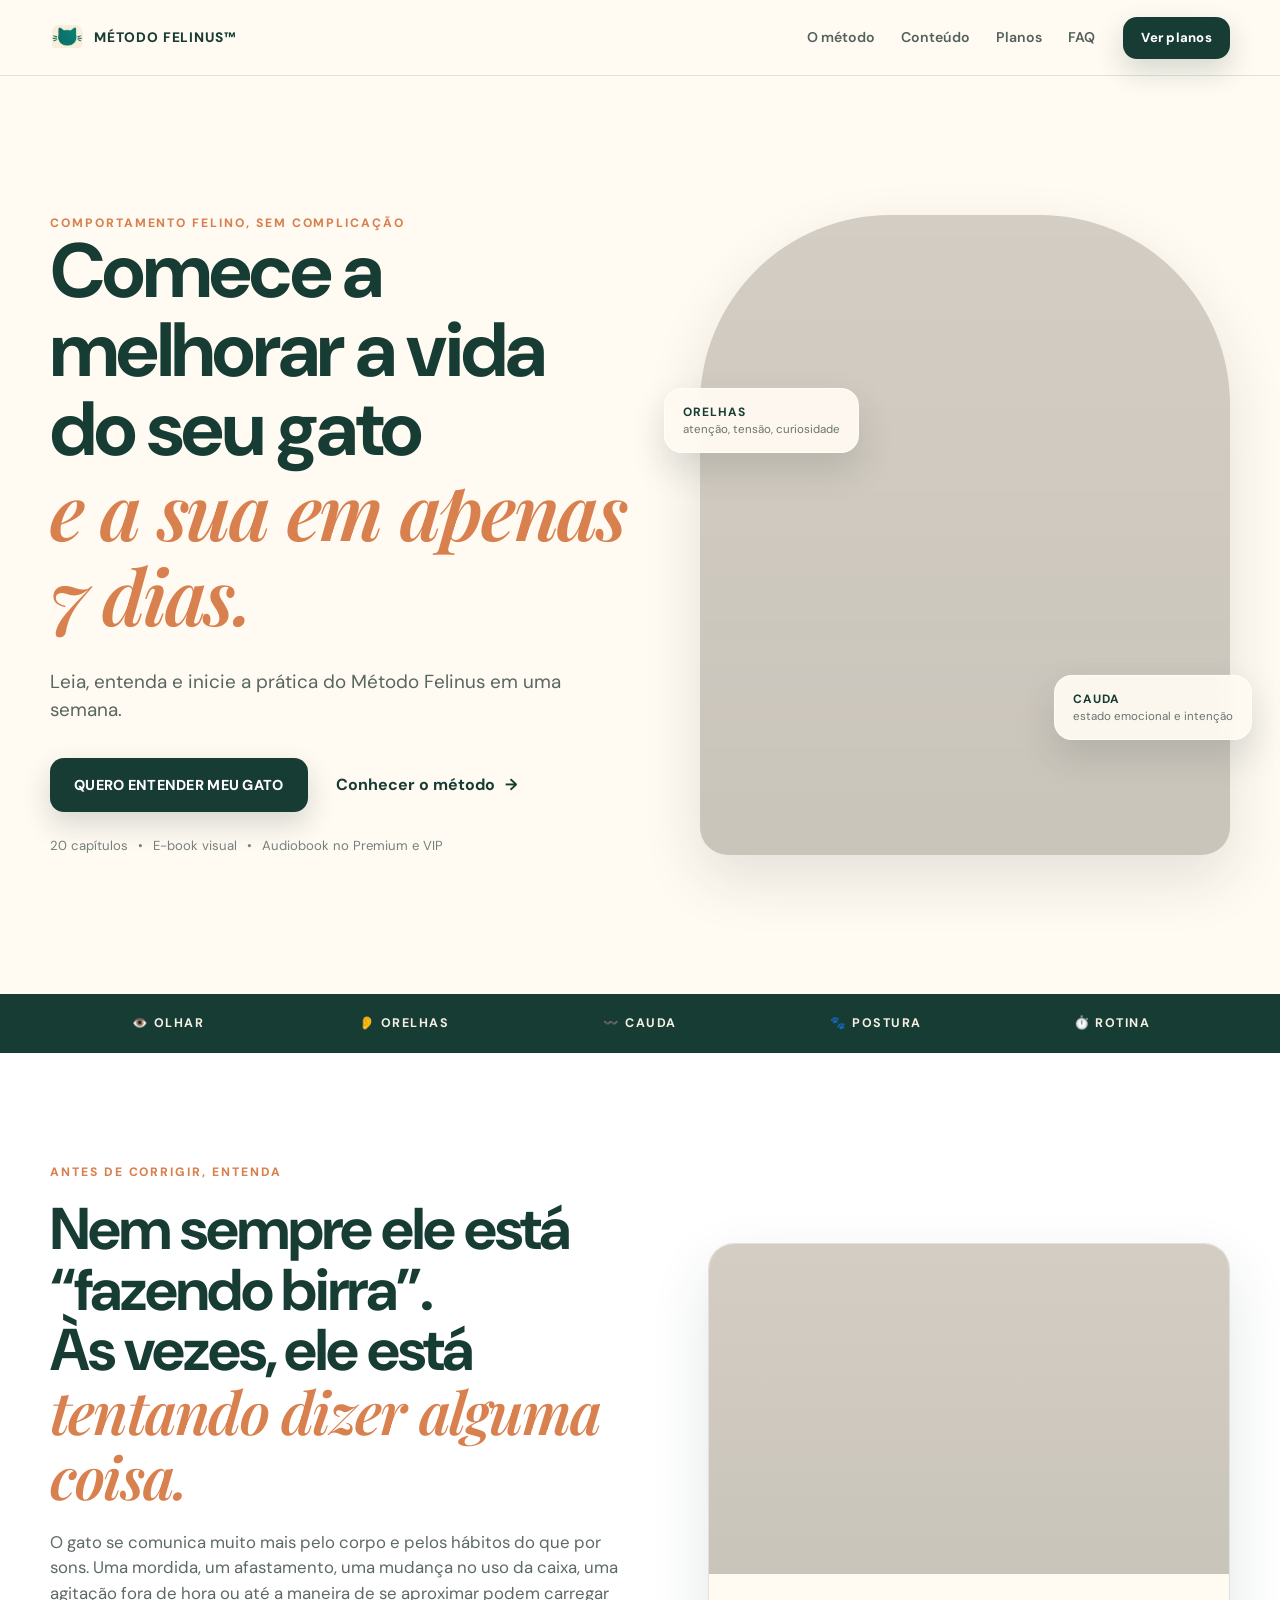
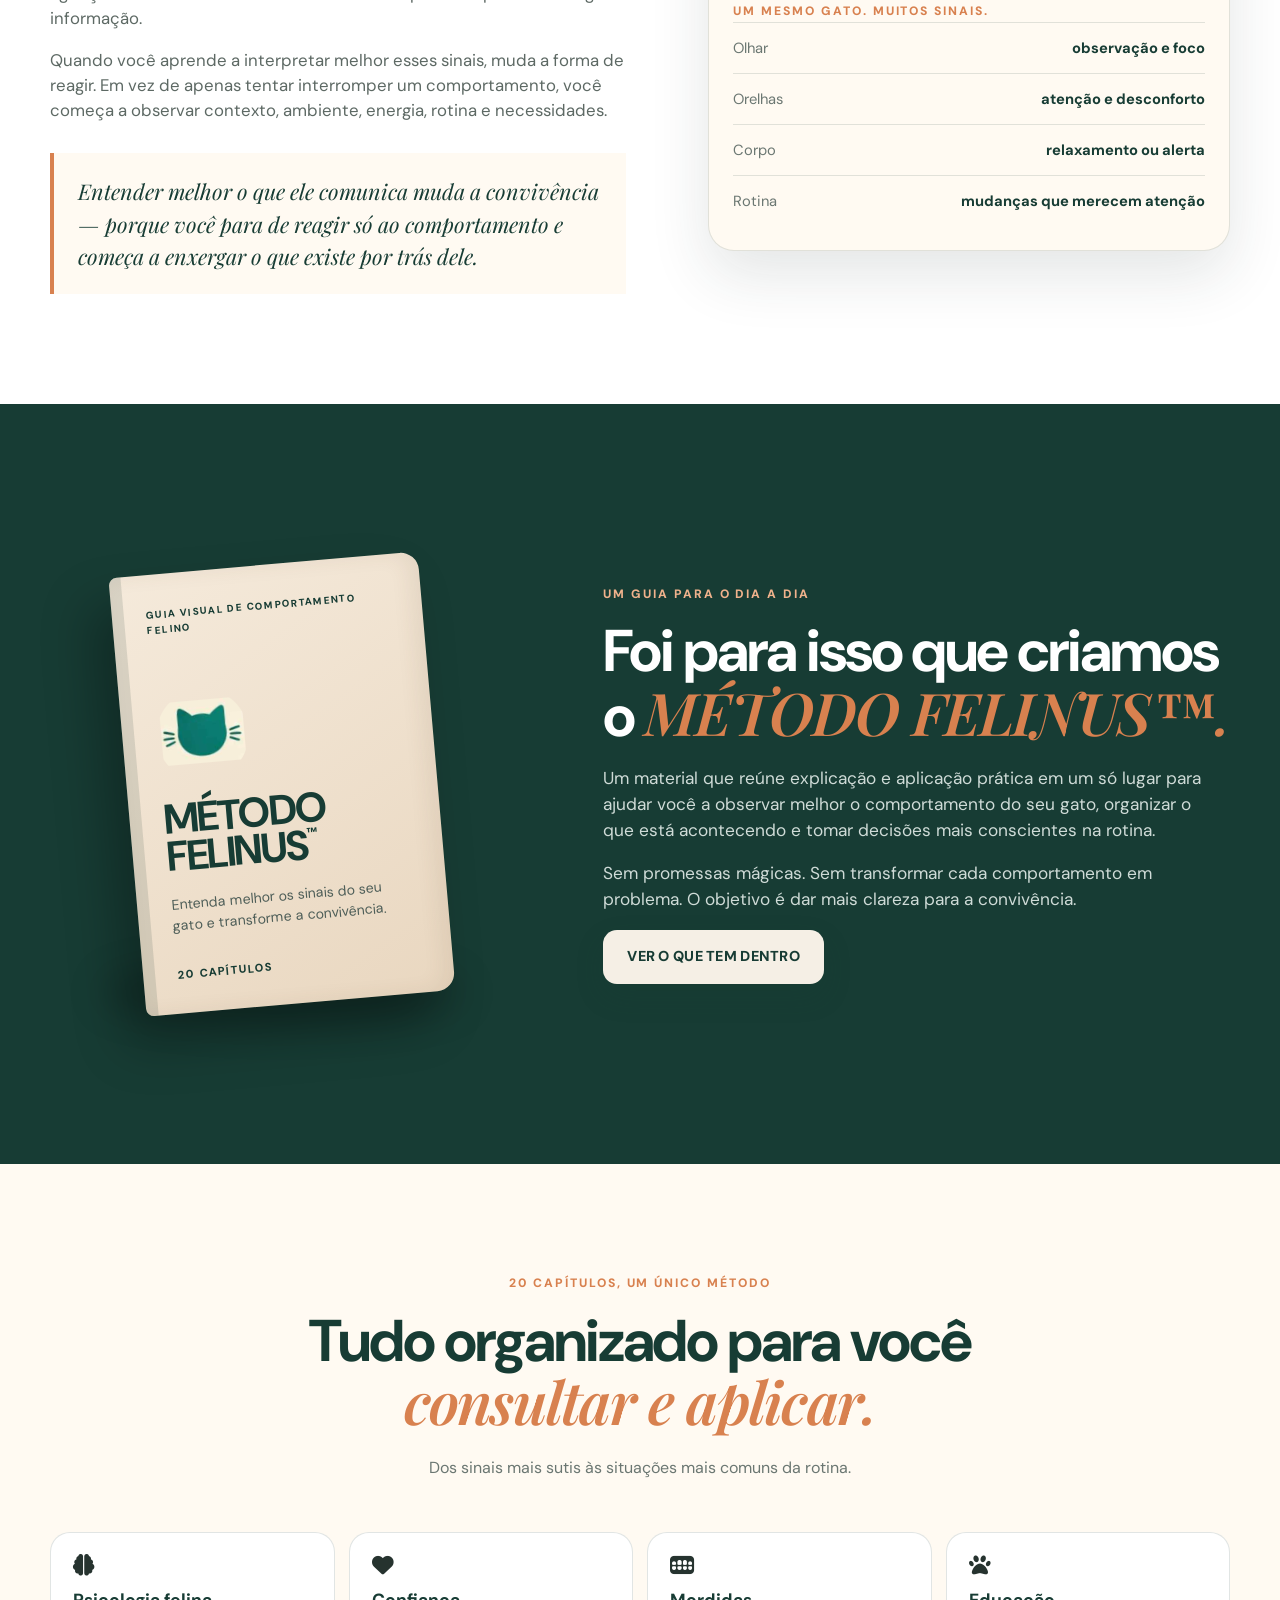
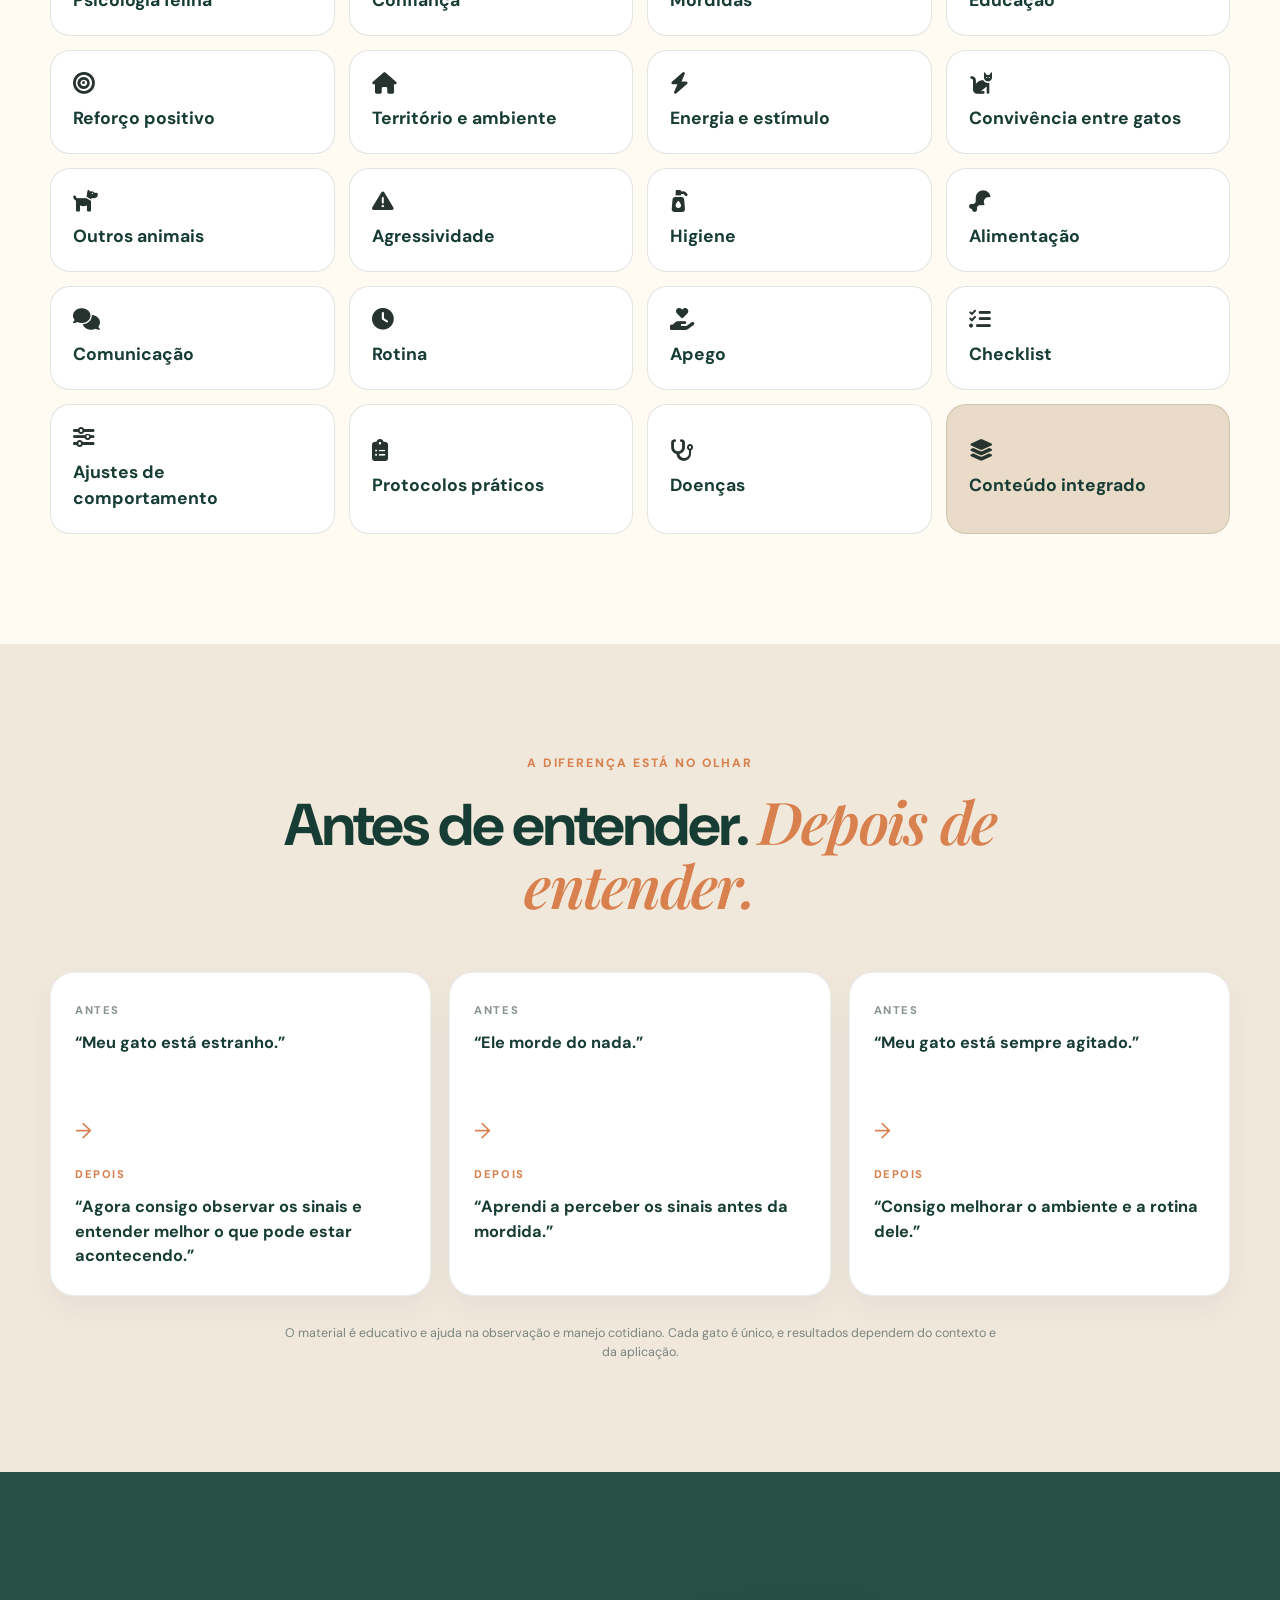
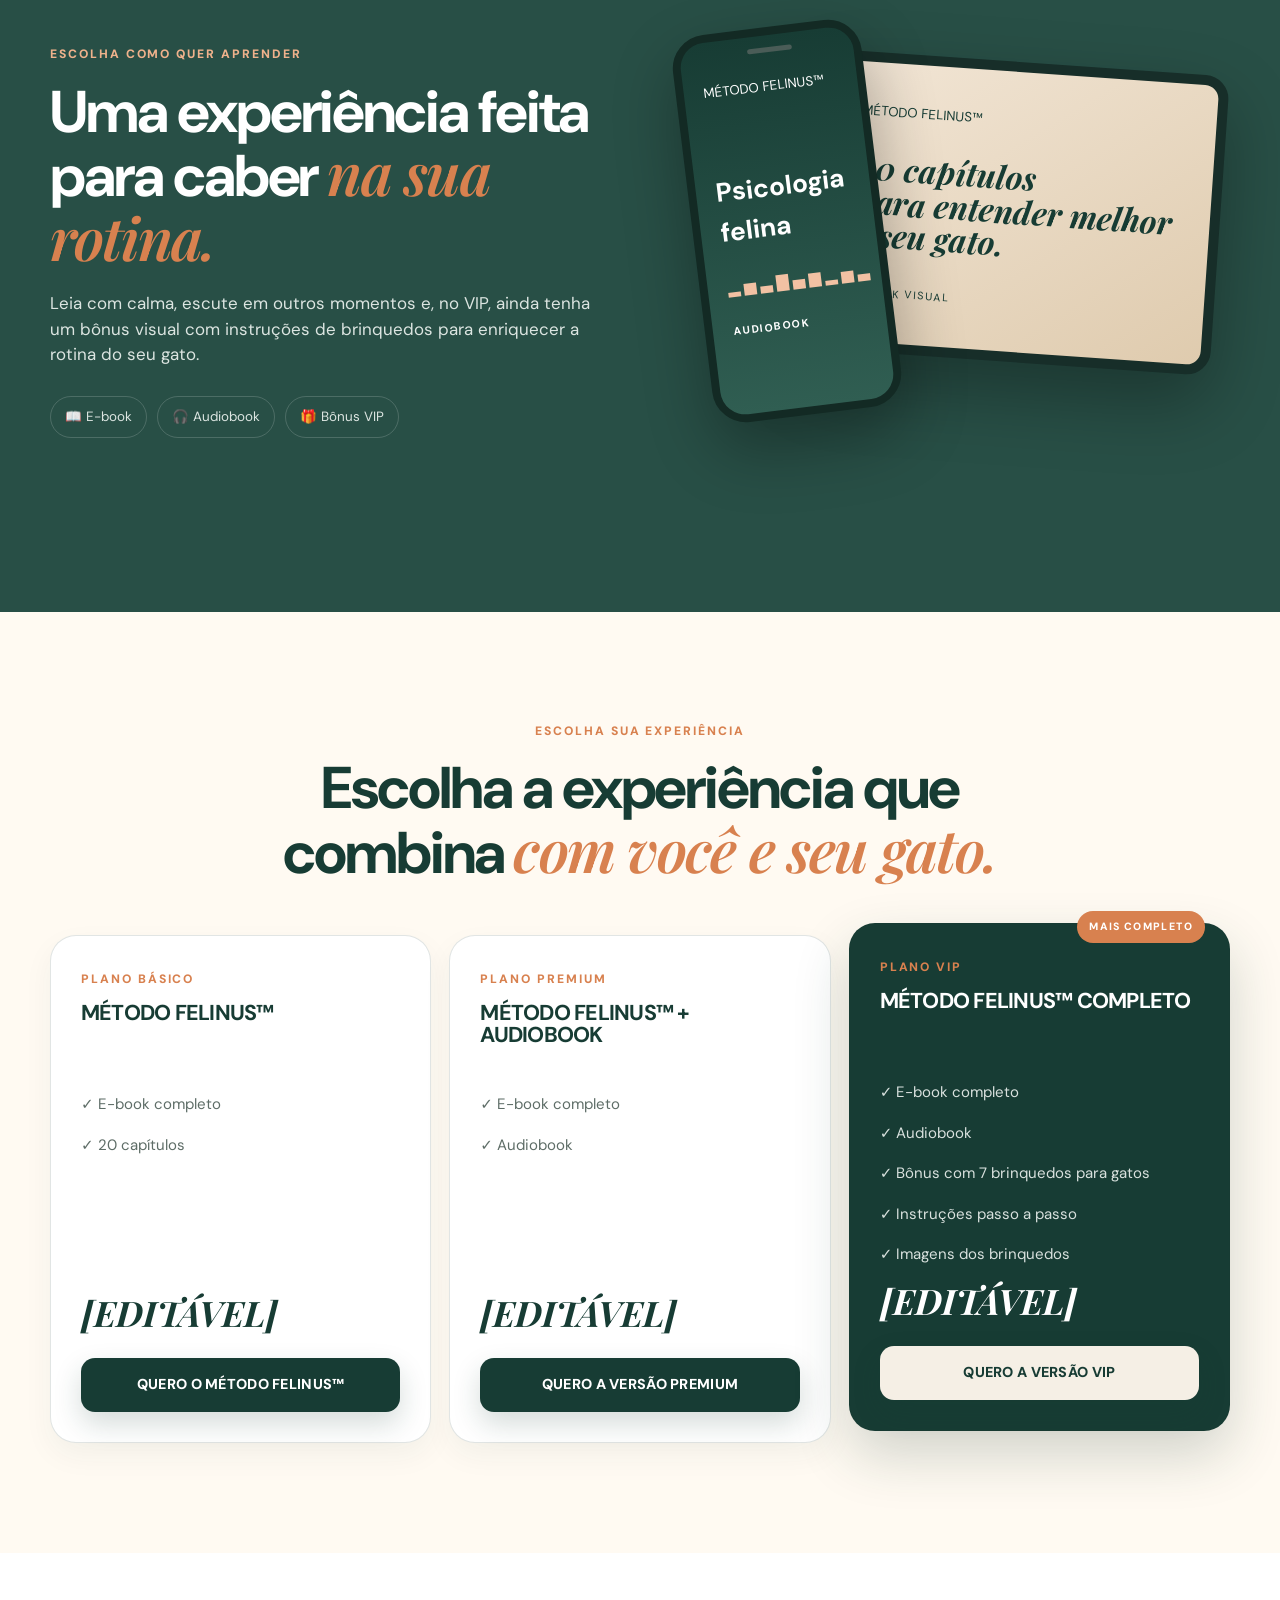
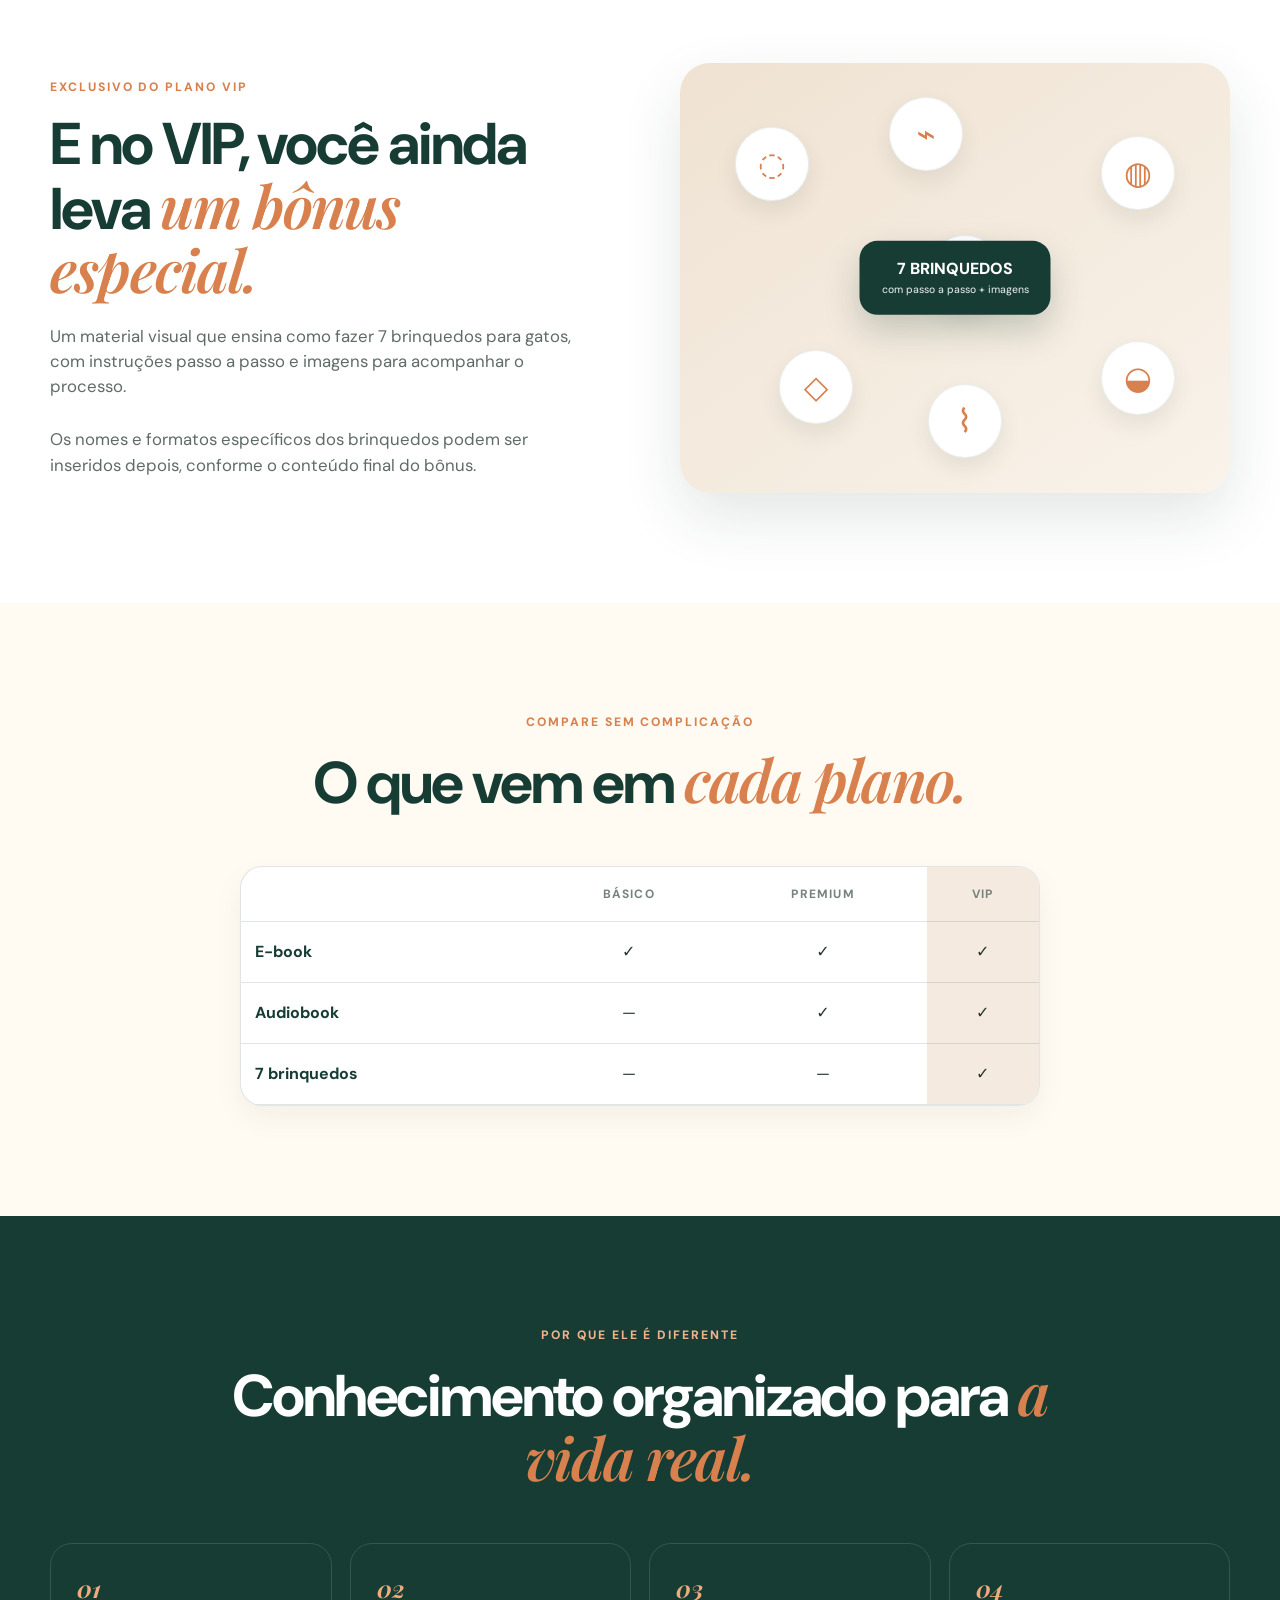
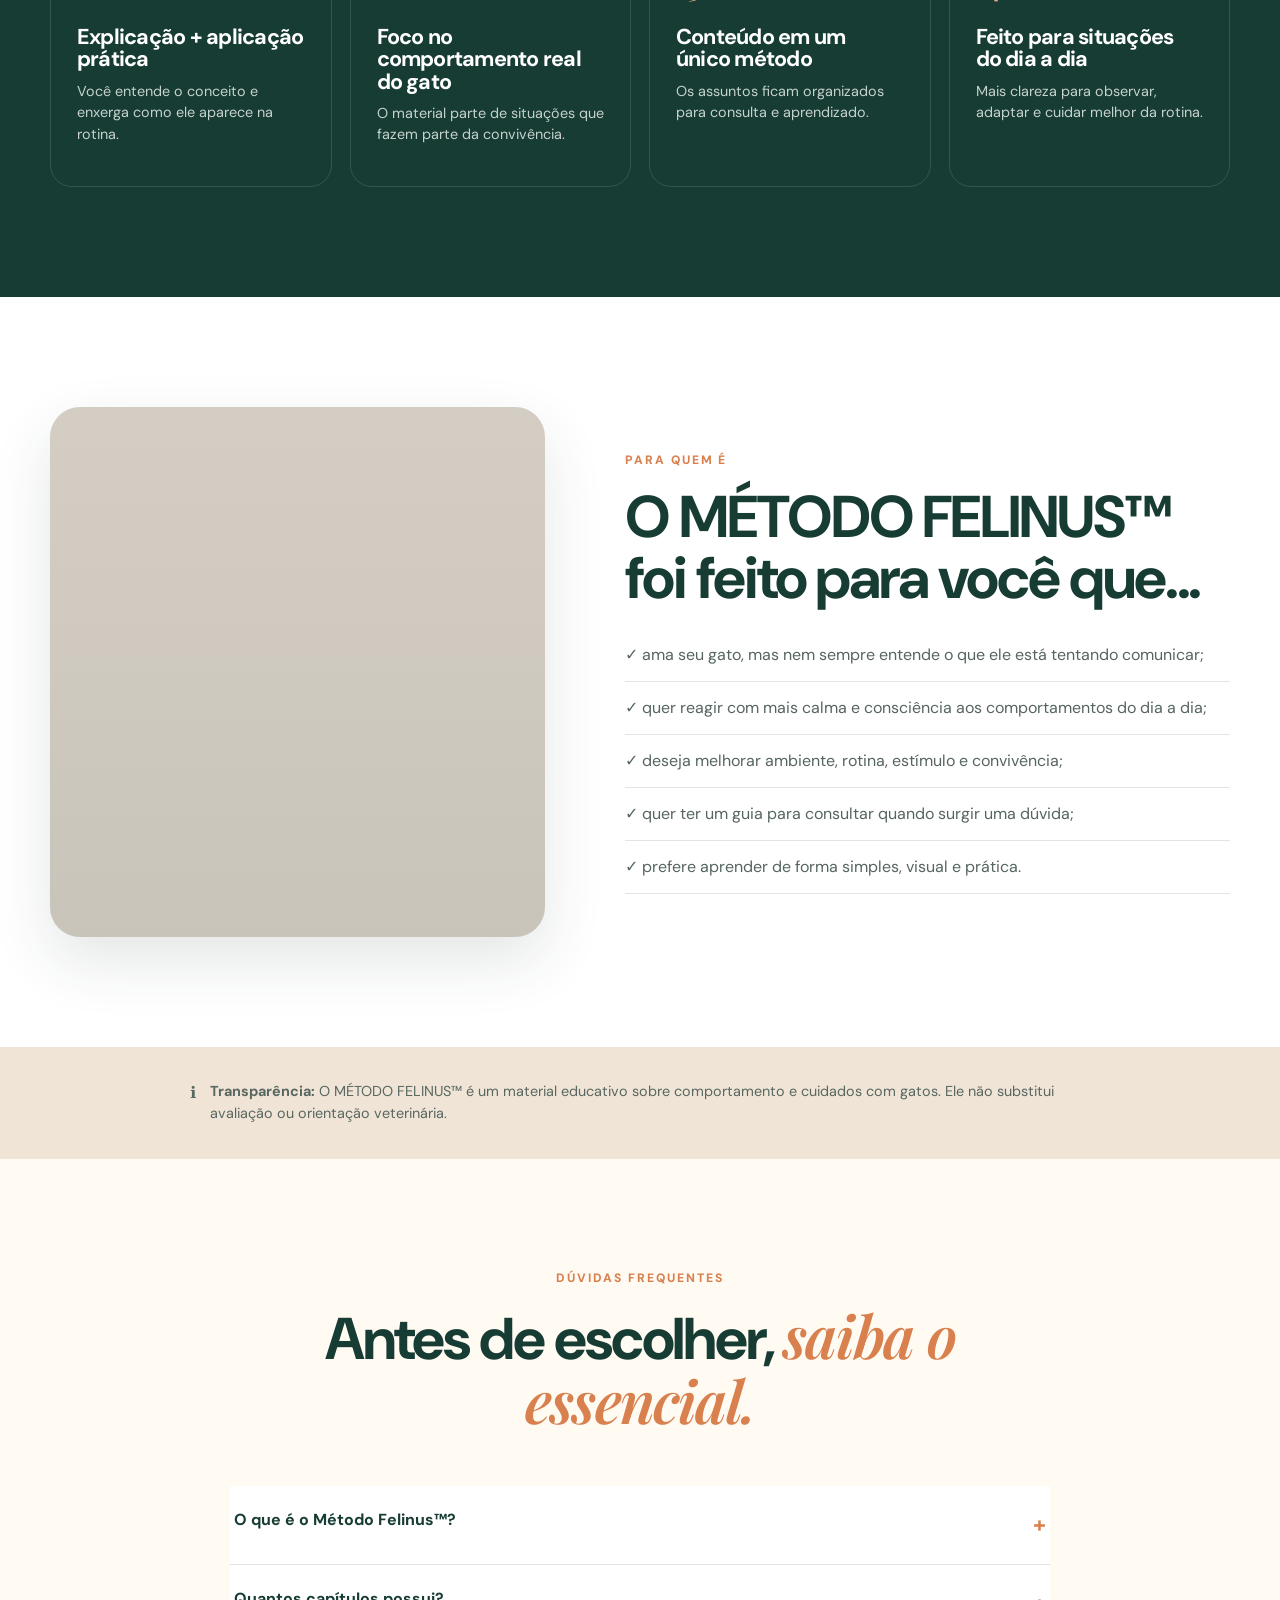
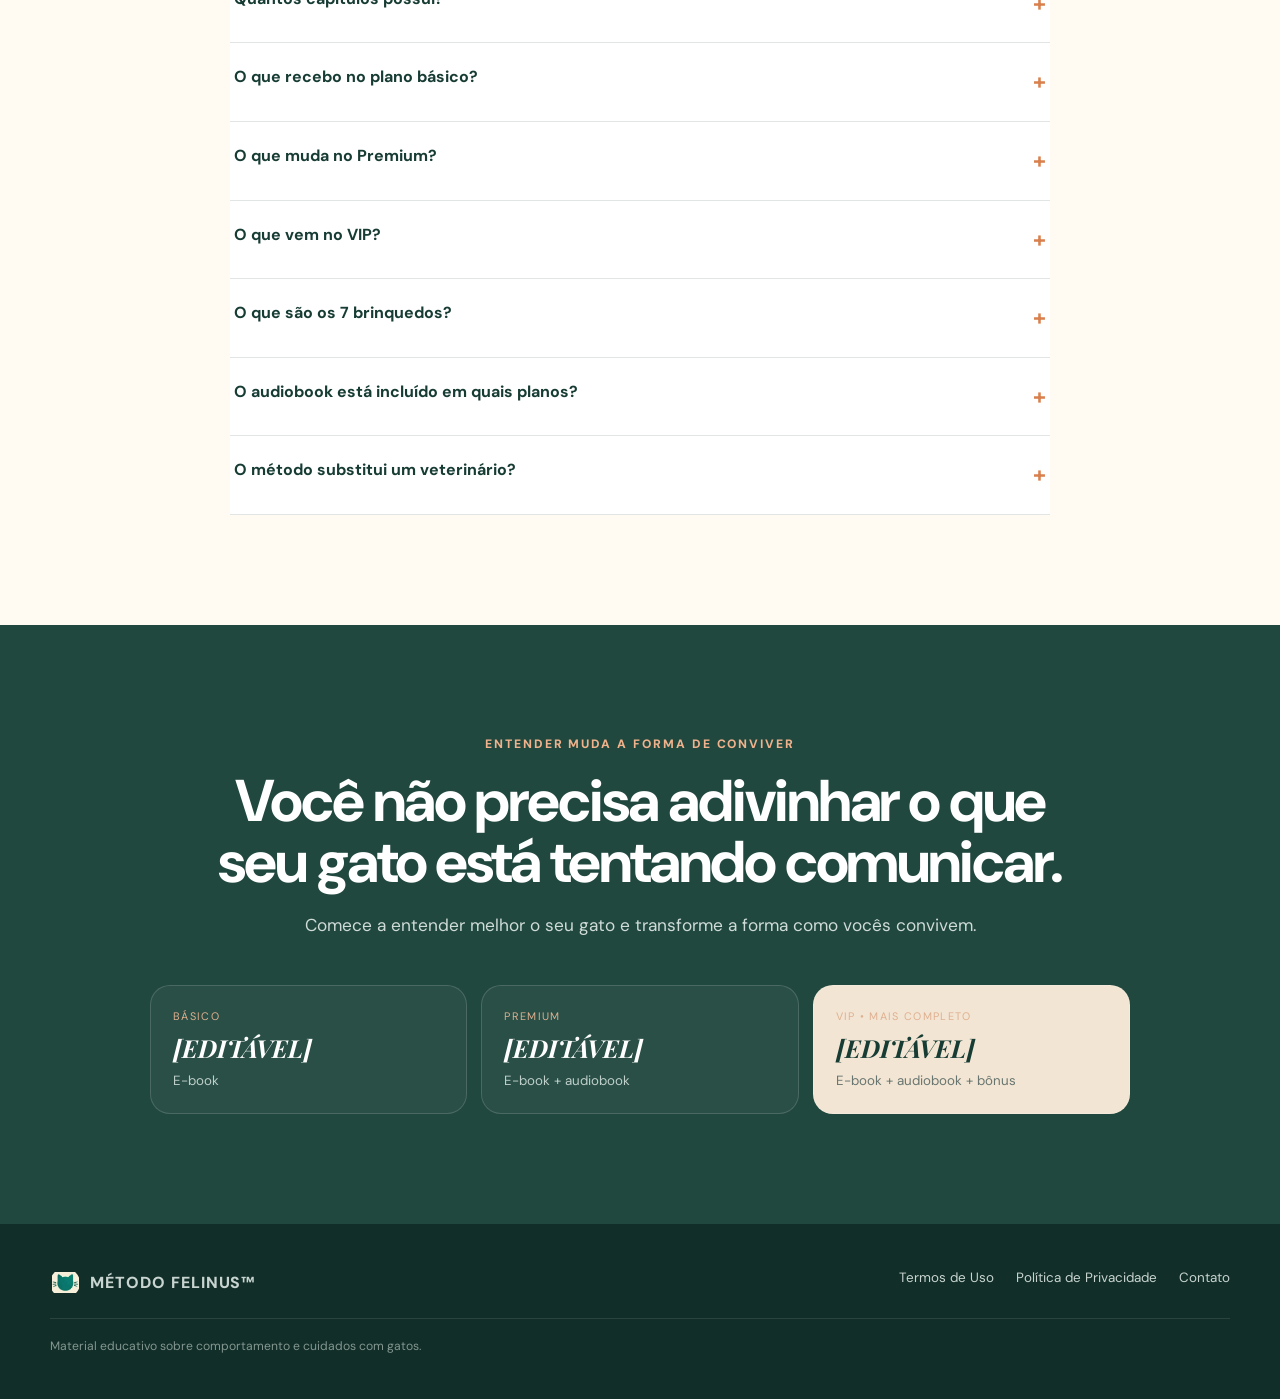
<file: index.html>
<!doctype html>
<html lang="pt-BR">
<head>
  <meta charset="utf-8" />
  <meta name="viewport" content="width=device-width, initial-scale=1" />
  <meta name="description" content="Método Felinus™ — um guia visual para entender melhor os sinais, o comportamento e a rotina do seu gato." />
  <meta name="theme-color" content="#173c34" />
  <title>Método Felinus™ — Entenda melhor o seu gato</title>
  <link rel="preconnect" href="https://images.unsplash.com" />
  <link rel="stylesheet" href="https://cdnjs.cloudflare.com/ajax/libs/font-awesome/6.5.2/css/all.min.css" />
  <link rel="stylesheet" href="styles.css" />
  <style>.topic span{font-size:1.1rem}.brand-logo,.book-logo,.footer-logo{background:url('[data-uri]') center 40%/90% auto no-repeat}.brand-logo{width:34px;height:34px;border-radius:50%;display:inline-block}.book-logo{width:92px;height:92px;border-radius:50%;display:block;margin-top:54px}.footer-brand{display:flex;align-items:center;gap:10px}.footer-logo{width:30px;height:30px;border-radius:50%;flex:none;display:inline-block}</style>
</head>
<body>
  <header class="topbar" id="topo">
    <a class="brand" href="#topo" aria-label="Método Felinus - início">
      <span class="brand-logo" aria-hidden="true"></span>
      <span>MÉTODO FELINUS™</span>
    </a>
    <nav class="desktop-nav" aria-label="Navegação principal">
      <a href="#metodo">O método</a>
      <a href="#conteudo">Conteúdo</a>
      <a href="#planos">Planos</a>
      <a href="#faq">FAQ</a>
    </nav>
    <a class="btn btn-small" href="#planos">Ver planos</a>
  </header>

  <main>
    <section class="hero section-pad">
      <div class="hero-copy reveal">
        <div class="eyebrow">COMPORTAMENTO FELINO, SEM COMPLICAÇÃO</div>
        <h1>Comece a melhorar a vida do seu gato<br><em>e a sua em apenas 7 dias.</em></h1>
        <p class="lead">Leia, entenda e inicie a prática do Método Felinus em uma semana.</p>
        <div class="hero-actions">
          <a class="btn" href="#planos">QUERO ENTENDER MEU GATO</a>
          <a class="text-link" href="#metodo">Conhecer o método <span>→</span></a>
        </div>
        <div class="micro-proof"><span>20 capítulos</span><span>•</span><span>E-book visual</span><span>•</span><span>Audiobook no Premium e VIP</span></div>
      </div>
      <div class="hero-visual reveal">
        <div class="hero-photo image-card" data-img="hero" role="img" aria-label="Gato em casa com luz natural"></div>
        <div class="floating-note note-one"><strong>ORELHAS</strong><span>atenção, tensão, curiosidade</span></div>
        <div class="floating-note note-two"><strong>CAUDA</strong><span>estado emocional e intenção</span></div>
      </div>
    </section>

    <section class="signal-strip" aria-label="Sinais de comunicação do gato">
      <div>👁️ OLHAR</div><div>👂 ORELHAS</div><div>〰️ CAUDA</div><div>🐾 POSTURA</div><div>⏱️ ROTINA</div>
    </section>

    <section class="section-pad story" id="entendimento">
      <div class="section-kicker">ANTES DE CORRIGIR, ENTENDA</div>
      <div class="story-grid">
        <div class="story-copy reveal">
          <h2>Nem sempre ele está “fazendo birra”.<br>Às vezes, ele está <em>tentando dizer alguma coisa.</em></h2>
          <p>O gato se comunica muito mais pelo corpo e pelos hábitos do que por sons. Uma mordida, um afastamento, uma mudança no uso da caixa, uma agitação fora de hora ou até a maneira de se aproximar podem carregar informação.</p>
          <p>Quando você aprende a interpretar melhor esses sinais, muda a forma de reagir. Em vez de apenas tentar interromper um comportamento, você começa a observar contexto, ambiente, energia, rotina e necessidades.</p>
          <blockquote>Entender melhor o que ele comunica muda a convivência — porque você para de reagir só ao comportamento e começa a enxergar o que existe por trás dele.</blockquote>
        </div>
        <div class="signal-card reveal">
          <div class="signal-photo image-card" data-img="alert" role="img" aria-label="Gato atento observando o ambiente"></div>
          <div class="signal-content">
            <span class="mini-label">UM MESMO GATO. MUITOS SINAIS.</span>
            <div class="signal-row"><span>Olhar</span><b>observação e foco</b></div>
            <div class="signal-row"><span>Orelhas</span><b>atenção e desconforto</b></div>
            <div class="signal-row"><span>Corpo</span><b>relaxamento ou alerta</b></div>
            <div class="signal-row"><span>Rotina</span><b>mudanças que merecem atenção</b></div>
          </div>
        </div>
      </div>
    </section>

    <section class="method section-pad" id="metodo">
      <div class="method-grid">
        <div class="book-stage reveal">
          <div class="book-shadow"></div>
          <div class="book-cover">
            <div class="book-top">GUIA VISUAL DE COMPORTAMENTO FELINO</div>
            <span class="book-logo" role="img" aria-label="Logo Método Felinus"></span>
            <h3>MÉTODO<br>FELINUS<span>™</span></h3>
            <p>Entenda melhor os sinais do seu gato e transforme a convivência.</p>
            <small>20 CAPÍTULOS</small>
          </div>
        </div>
        <div class="method-copy reveal">
          <div class="section-kicker light">UM GUIA PARA O DIA A DIA</div>
          <h2>Foi para isso que criamos o <em>MÉTODO FELINUS™.</em></h2>
          <p>Um material que reúne explicação e aplicação prática em um só lugar para ajudar você a observar melhor o comportamento do seu gato, organizar o que está acontecendo e tomar decisões mais conscientes na rotina.</p>
          <p>Sem promessas mágicas. Sem transformar cada comportamento em problema. O objetivo é dar mais clareza para a convivência.</p>
          <a class="btn btn-cream" href="#conteudo">VER O QUE TEM DENTRO</a>
        </div>
      </div>
    </section>

    <section class="section-pad contents" id="conteudo">
      <div class="center-heading reveal">
        <div class="section-kicker">20 CAPÍTULOS, UM ÚNICO MÉTODO</div>
        <h2>Tudo organizado para você <em>consultar e aplicar.</em></h2>
        <p>Dos sinais mais sutis às situações mais comuns da rotina.</p>
      </div>
      <div class="topic-grid reveal">
        <div class="topic"><i class="fa-solid fa-brain" aria-hidden="true"></i><span>Psicologia felina</span></div>
        <div class="topic"><i class="fa-solid fa-heart" aria-hidden="true"></i><span>Confiança</span></div>
        <div class="topic"><i class="fa-solid fa-teeth" aria-hidden="true"></i><span>Mordidas</span></div>
        <div class="topic"><i class="fa-solid fa-paw" aria-hidden="true"></i><span>Educação</span></div>
        <div class="topic"><i class="fa-solid fa-bullseye" aria-hidden="true"></i><span>Reforço positivo</span></div>
        <div class="topic"><i class="fa-solid fa-house" aria-hidden="true"></i><span>Território e ambiente</span></div>
        <div class="topic"><i class="fa-solid fa-bolt" aria-hidden="true"></i><span>Energia e estímulo</span></div>
        <div class="topic"><i class="fa-solid fa-cat" aria-hidden="true"></i><span>Convivência entre gatos</span></div>
        <div class="topic"><i class="fa-solid fa-dog" aria-hidden="true"></i><span>Outros animais</span></div>
        <div class="topic"><i class="fa-solid fa-triangle-exclamation" aria-hidden="true"></i><span>Agressividade</span></div>
        <div class="topic"><i class="fa-solid fa-pump-soap" aria-hidden="true"></i><span>Higiene</span></div>
        <div class="topic"><i class="fa-solid fa-drumstick-bite" aria-hidden="true"></i><span>Alimentação</span></div>
        <div class="topic"><i class="fa-solid fa-comments" aria-hidden="true"></i><span>Comunicação</span></div>
        <div class="topic"><i class="fa-solid fa-clock" aria-hidden="true"></i><span>Rotina</span></div>
        <div class="topic"><i class="fa-solid fa-hand-holding-heart" aria-hidden="true"></i><span>Apego</span></div>
        <div class="topic"><i class="fa-solid fa-list-check" aria-hidden="true"></i><span>Checklist</span></div>
        <div class="topic"><i class="fa-solid fa-sliders" aria-hidden="true"></i><span>Ajustes de comportamento</span></div>
        <div class="topic"><i class="fa-solid fa-clipboard-list" aria-hidden="true"></i><span>Protocolos práticos</span></div>
        <div class="topic"><i class="fa-solid fa-stethoscope" aria-hidden="true"></i><span>Doenças</span></div>
        <div class="topic topic-accent"><i class="fa-solid fa-layer-group" aria-hidden="true"></i><span>Conteúdo integrado</span></div>
      </div>
    </section>

    <section class="section-pad transformation">
      <div class="center-heading reveal">
        <div class="section-kicker">A DIFERENÇA ESTÁ NO OLHAR</div>
        <h2>Antes de entender. <em>Depois de entender.</em></h2>
      </div>
      <div class="before-after-grid reveal">
        <article class="ba-card"><div class="before"><span>ANTES</span><p>“Meu gato está estranho.”</p></div><div class="arrow">→</div><div class="after"><span>DEPOIS</span><p>“Agora consigo observar os sinais e entender melhor o que pode estar acontecendo.”</p></div></article>
        <article class="ba-card"><div class="before"><span>ANTES</span><p>“Ele morde do nada.”</p></div><div class="arrow">→</div><div class="after"><span>DEPOIS</span><p>“Aprendi a perceber os sinais antes da mordida.”</p></div></article>
        <article class="ba-card"><div class="before"><span>ANTES</span><p>“Meu gato está sempre agitado.”</p></div><div class="arrow">→</div><div class="after"><span>DEPOIS</span><p>“Consigo melhorar o ambiente e a rotina dele.”</p></div></article>
      </div>
      <p class="fine-note reveal">O material é educativo e ajuda na observação e manejo cotidiano. Cada gato é único, e resultados dependem do contexto e da aplicação.</p>
    </section>

    <section class="experience section-pad">
      <div class="experience-grid">
        <div class="experience-copy reveal">
          <div class="section-kicker light">ESCOLHA COMO QUER APRENDER</div>
          <h2>Uma experiência feita para caber <em>na sua rotina.</em></h2>
          <p>Leia com calma, escute em outros momentos e, no VIP, ainda tenha um bônus visual com instruções de brinquedos para enriquecer a rotina do seu gato.</p>
          <div class="experience-list"><span>📖 E-book</span><span>🎧 Audiobook</span><span>🎁 Bônus VIP</span></div>
        </div>
        <div class="device-stage reveal">
          <div class="phone-mock"><div class="speaker"></div><div class="phone-screen"><small>MÉTODO FELINUS™</small><h4>Psicologia<br>felina</h4><div class="audio-wave">▂▅▃▇▄▆▂▅▃</div><b>AUDIOBOOK</b></div></div>
          <div class="tablet-mock"><div class="tablet-screen"><small>MÉTODO FELINUS™</small><h4>20 capítulos<br>para entender melhor<br>o seu gato.</h4><span>E-BOOK VISUAL</span></div></div>
        </div>
      </div>
    </section>

    <section class="section-pad pricing" id="planos">
      <div class="center-heading reveal">
        <div class="section-kicker">ESCOLHA SUA EXPERIÊNCIA</div>
        <h2>Escolha a experiência que combina <em>com você e seu gato.</em></h2>
      </div>
      <div class="pricing-grid reveal">
        <article class="price-card">
          <div><span class="plan-label">PLANO BÁSICO</span><h3>MÉTODO FELINUS™</h3><ul><li>✓ E-book completo</li><li>✓ 20 capítulos</li></ul></div>
          <div><div class="price" data-price="basic">[EDITÁVEL]</div><a class="btn full" data-link="basic" href="#">QUERO O MÉTODO FELINUS™</a></div>
        </article>
        <article class="price-card premium">
          <div><span class="plan-label">PLANO PREMIUM</span><h3>MÉTODO FELINUS™ + AUDIOBOOK</h3><ul><li>✓ E-book completo</li><li>✓ Audiobook</li></ul></div>
          <div><div class="price" data-price="premium">[EDITÁVEL]</div><a class="btn full" data-link="premium" href="#">QUERO A VERSÃO PREMIUM</a></div>
        </article>
        <article class="price-card vip">
          <div class="badge">MAIS COMPLETO</div>
          <div><span class="plan-label">PLANO VIP</span><h3>MÉTODO FELINUS™ COMPLETO</h3><ul><li>✓ E-book completo</li><li>✓ Audiobook</li><li>✓ Bônus com 7 brinquedos para gatos</li><li>✓ Instruções passo a passo</li><li>✓ Imagens dos brinquedos</li></ul></div>
          <div><div class="price" data-price="vip">[EDITÁVEL]</div><a class="btn btn-cream full" data-link="vip" href="#">QUERO A VERSÃO VIP</a></div>
        </article>
      </div>
    </section>

    <section class="vip-bonus section-pad">
      <div class="bonus-grid">
        <div class="bonus-copy reveal">
          <div class="section-kicker">EXCLUSIVO DO PLANO VIP</div>
          <h2>E no VIP, você ainda leva <em>um bônus especial.</em></h2>
          <p>Um material visual que ensina como fazer 7 brinquedos para gatos, com instruções passo a passo e imagens para acompanhar o processo.</p>
          <p class="fine-note align-left">Os nomes e formatos específicos dos brinquedos podem ser inseridos depois, conforme o conteúdo final do bônus.</p>
        </div>
        <div class="toy-board reveal" aria-label="Representação visual dos sete brinquedos do bônus">
          <div class="toy toy1">◌</div><div class="toy toy2">⌁</div><div class="toy toy3">◍</div><div class="toy toy4">◇</div><div class="toy toy5">⌇</div><div class="toy toy6">◒</div><div class="toy toy7">✦</div>
          <div class="toy-label">7 BRINQUEDOS<br><span>com passo a passo + imagens</span></div>
        </div>
      </div>
    </section>

    <section class="section-pad compare">
      <div class="center-heading reveal"><div class="section-kicker">COMPARE SEM COMPLICAÇÃO</div><h2>O que vem em <em>cada plano.</em></h2></div>
      <div class="comparison-wrap reveal">
        <table>
          <thead><tr><th></th><th>BÁSICO</th><th>PREMIUM</th><th class="vip-col">VIP</th></tr></thead>
          <tbody><tr><td>E-book</td><td>✓</td><td>✓</td><td class="vip-col">✓</td></tr><tr><td>Audiobook</td><td>—</td><td>✓</td><td class="vip-col">✓</td></tr><tr><td>7 brinquedos</td><td>—</td><td>—</td><td class="vip-col">✓</td></tr></tbody>
        </table>
      </div>
    </section>

    <section class="difference section-pad">
      <div class="center-heading reveal"><div class="section-kicker light">POR QUE ELE É DIFERENTE</div><h2>Conhecimento organizado para <em>a vida real.</em></h2></div>
      <div class="difference-grid reveal"><div><b>01</b><h3>Explicação + aplicação prática</h3><p>Você entende o conceito e enxerga como ele aparece na rotina.</p></div><div><b>02</b><h3>Foco no comportamento real do gato</h3><p>O material parte de situações que fazem parte da convivência.</p></div><div><b>03</b><h3>Conteúdo em um único método</h3><p>Os assuntos ficam organizados para consulta e aprendizado.</p></div><div><b>04</b><h3>Feito para situações do dia a dia</h3><p>Mais clareza para observar, adaptar e cuidar melhor da rotina.</p></div></div>
    </section>

    <section class="section-pad audience">
      <div class="audience-grid">
        <div class="audience-photo image-card reveal" data-img="bond" role="img" aria-label="Pessoa convivendo tranquilamente com gato em casa"></div>
        <div class="audience-copy reveal">
          <div class="section-kicker">PARA QUEM É</div><h2>O MÉTODO FELINUS™ foi feito para você que...</h2>
          <div class="check-list"><p>✓ ama seu gato, mas nem sempre entende o que ele está tentando comunicar;</p><p>✓ quer reagir com mais calma e consciência aos comportamentos do dia a dia;</p><p>✓ deseja melhorar ambiente, rotina, estímulo e convivência;</p><p>✓ quer ter um guia para consultar quando surgir uma dúvida;</p><p>✓ prefere aprender de forma simples, visual e prática.</p></div>
        </div>
      </div>
    </section>

    <section class="transparency"><div class="transparency-inner"><span>ℹ️</span><p><strong>Transparência:</strong> O MÉTODO FELINUS™ é um material educativo sobre comportamento e cuidados com gatos. Ele não substitui avaliação ou orientação veterinária.</p></div></section>

    <section class="section-pad faq" id="faq">
      <div class="center-heading reveal"><div class="section-kicker">DÚVIDAS FREQUENTES</div><h2>Antes de escolher, <em>saiba o essencial.</em></h2></div>
      <div class="faq-list reveal">
        <details><summary>O que é o Método Felinus™?</summary><p>É um material educativo e visual sobre comportamento e cuidados com gatos, criado para organizar conhecimento e aplicação prática em um único guia.</p></details>
        <details><summary>Quantos capítulos possui?</summary><p>O material possui 20 capítulos.</p></details>
        <details><summary>O que recebo no plano básico?</summary><p>O plano Básico inclui o e-book completo com os 20 capítulos.</p></details>
        <details><summary>O que muda no Premium?</summary><p>O Premium inclui o e-book completo e também o audiobook.</p></details>
        <details><summary>O que vem no VIP?</summary><p>O VIP inclui o e-book, o audiobook e o bônus com 7 brinquedos para gatos, com instruções passo a passo e imagens.</p></details>
        <details><summary>O que são os 7 brinquedos?</summary><p>São um bônus do plano VIP com instruções visuais para produzir sete brinquedos. Os detalhes específicos podem ser apresentados conforme o conteúdo final do bônus.</p></details>
        <details><summary>O audiobook está incluído em quais planos?</summary><p>No Premium e no VIP.</p></details>
        <details><summary>O método substitui um veterinário?</summary><p>Não. O Método Felinus™ é educativo e não substitui avaliação, diagnóstico ou orientação veterinária.</p></details>
      </div>
    </section>

    <section class="final-cta section-pad">
      <div class="final-copy reveal"><div class="section-kicker light">ENTENDER MUDA A FORMA DE CONVIVER</div><h2>Você não precisa adivinhar o que seu gato está tentando comunicar.</h2><p>Comece a entender melhor o seu gato e transforme a forma como vocês convivem.</p></div>
      <div class="final-plans reveal">
        <a class="final-plan" data-link="basic" href="#"><span>BÁSICO</span><b data-price="basic">[EDITÁVEL]</b><small>E-book</small></a>
        <a class="final-plan" data-link="premium" href="#"><span>PREMIUM</span><b data-price="premium">[EDITÁVEL]</b><small>E-book + audiobook</small></a>
        <a class="final-plan vip-final" data-link="vip" href="#"><span>VIP • MAIS COMPLETO</span><b data-price="vip">[EDITÁVEL]</b><small>E-book + audiobook + bônus</small></a>
      </div>
    </section>
  </main>

  <footer>
    <div class="footer-brand"><span class="footer-logo" aria-hidden="true"></span><span>MÉTODO FELINUS™</span></div>
    <div class="footer-links"><a data-footer="terms" href="#">Termos de Uso</a><a data-footer="privacy" href="#">Política de Privacidade</a><a data-footer="contact" href="#">Contato</a></div>
    <div class="footer-note">Material educativo sobre comportamento e cuidados com gatos.</div>
  </footer>

  <script src="app.js"></script>
</body>
</html>
</file>
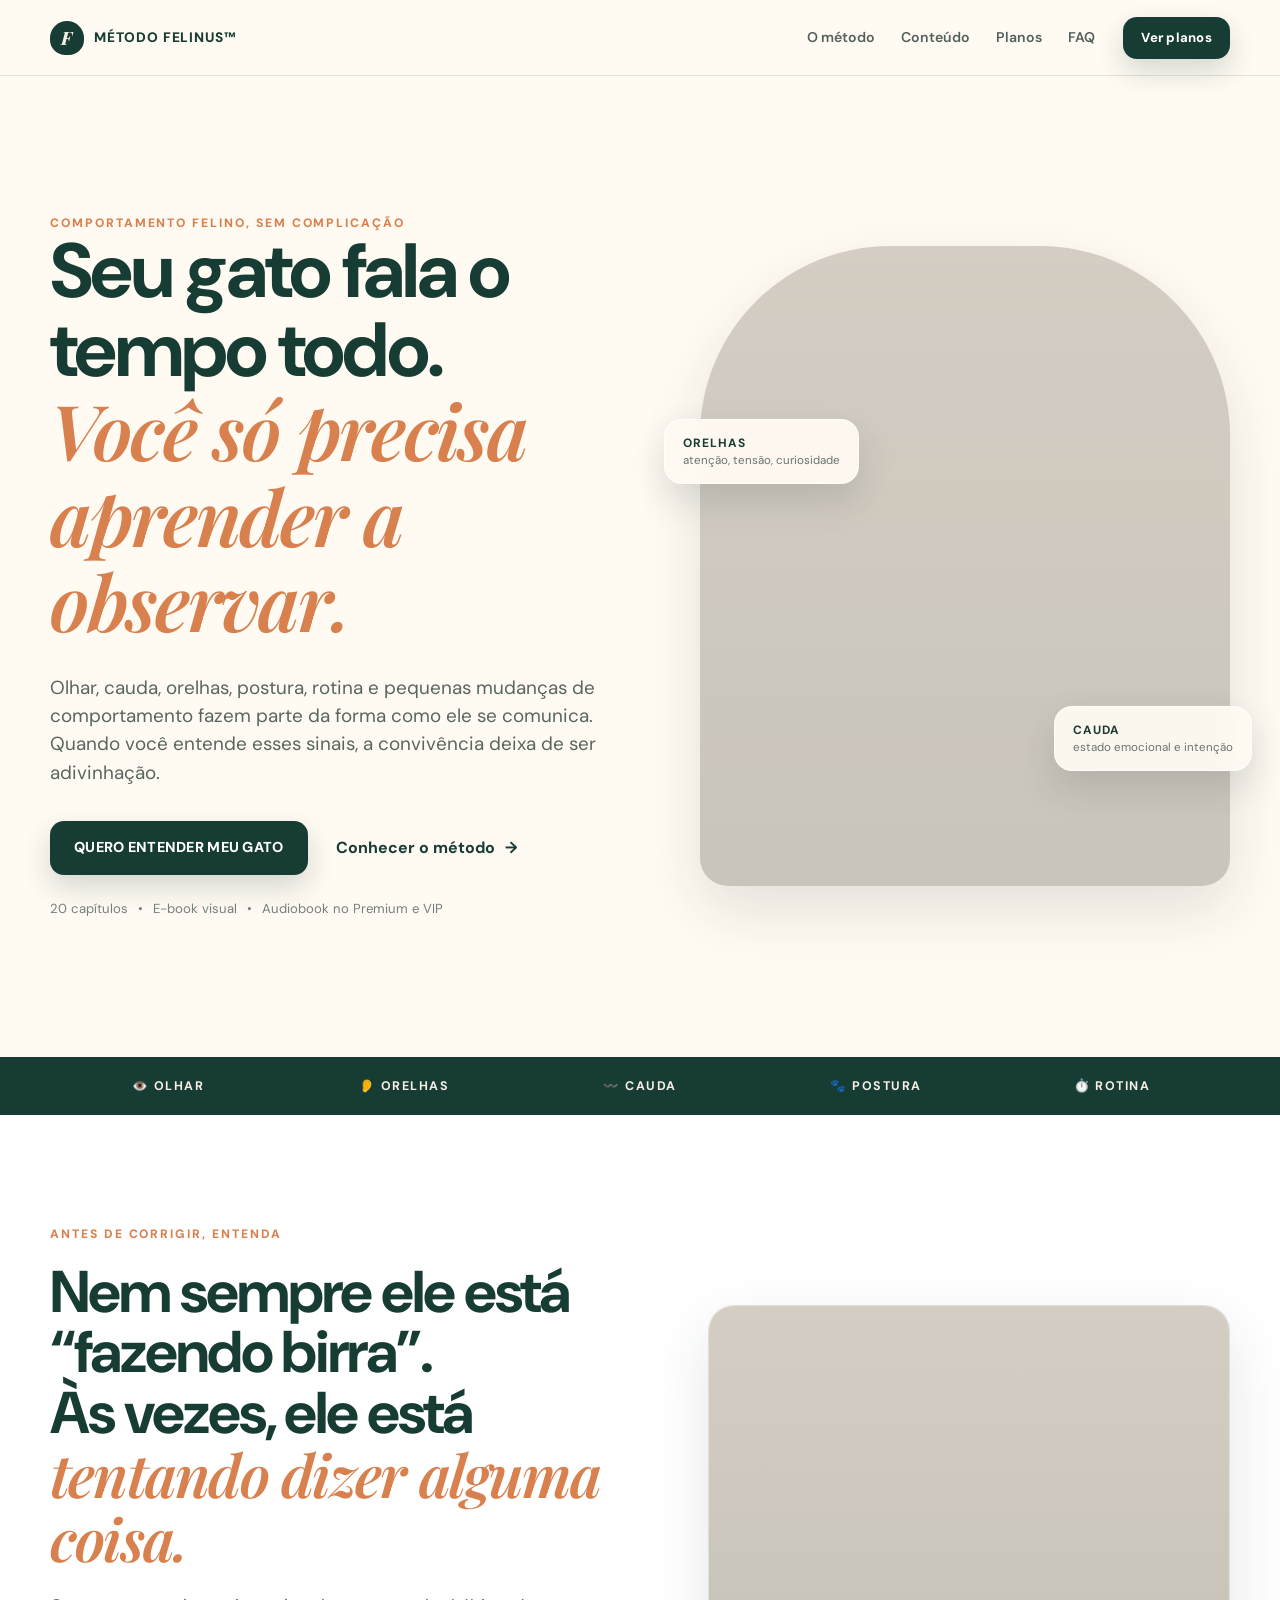
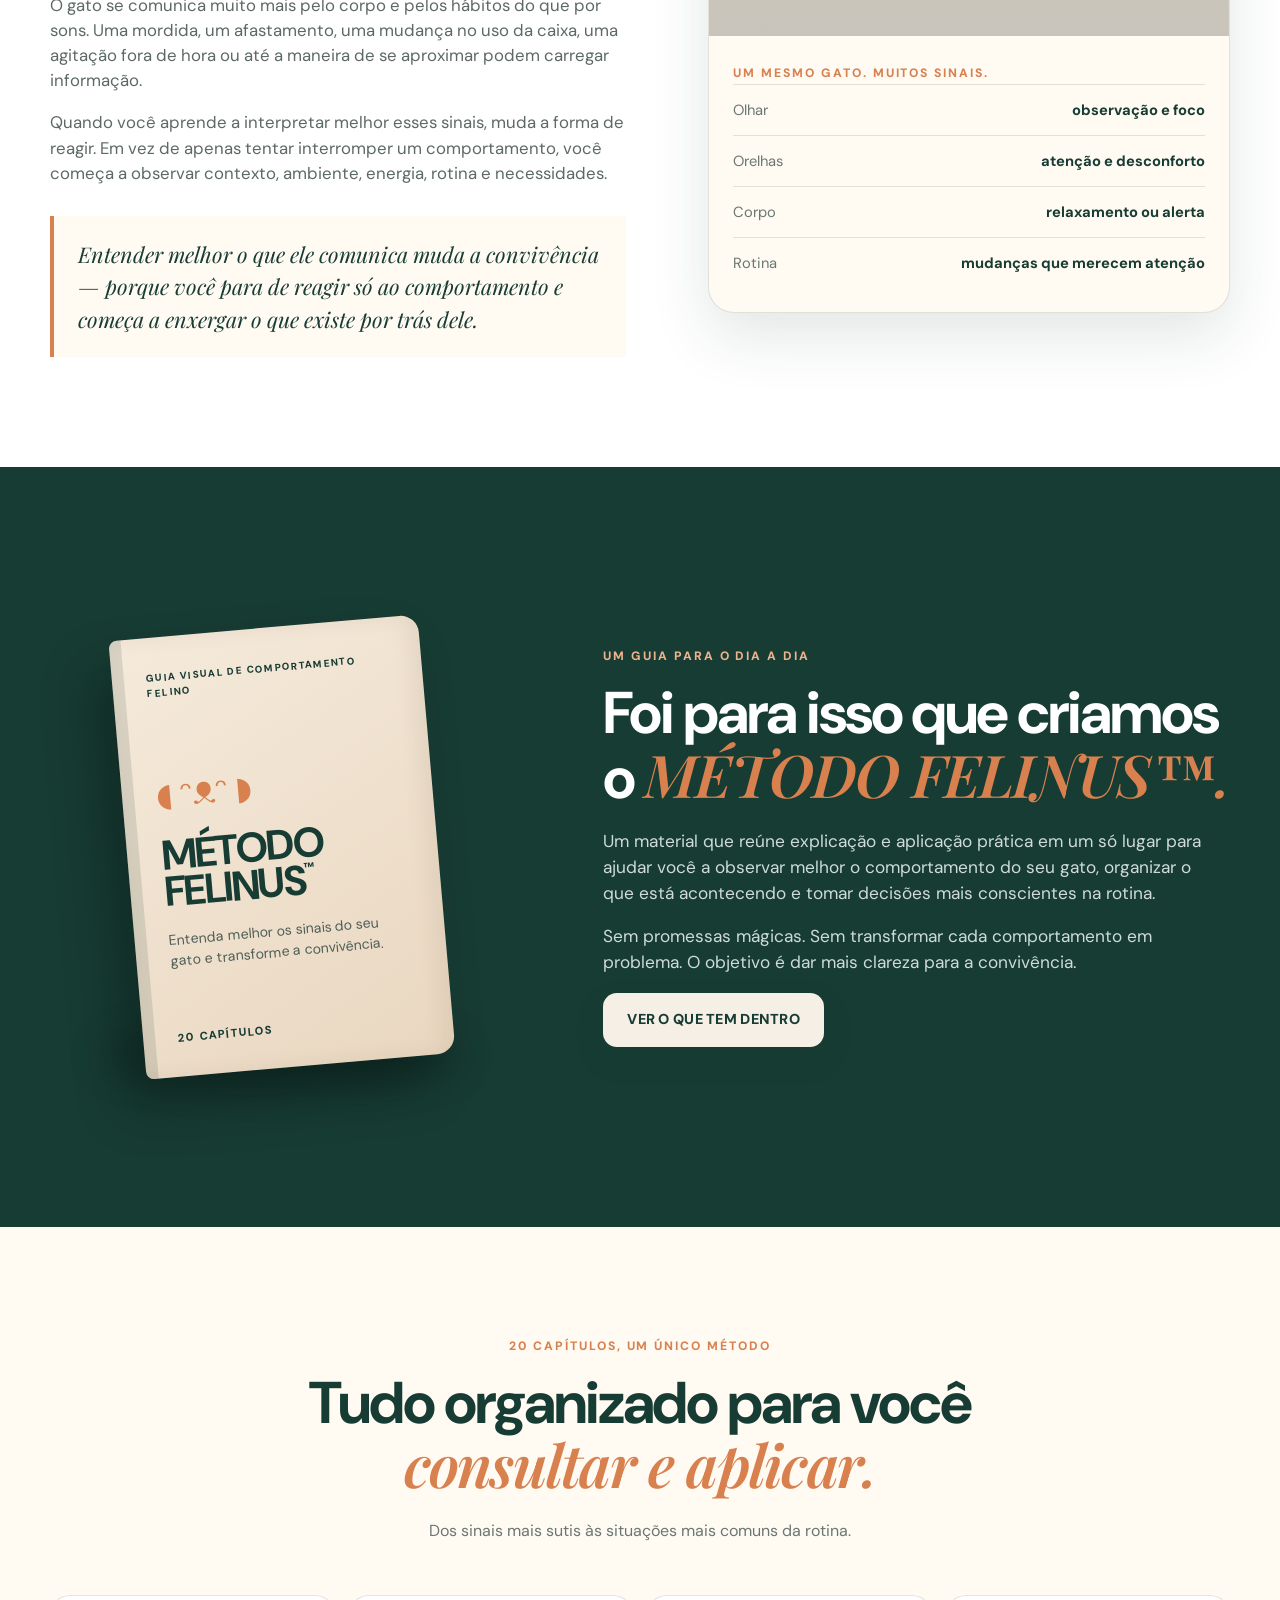
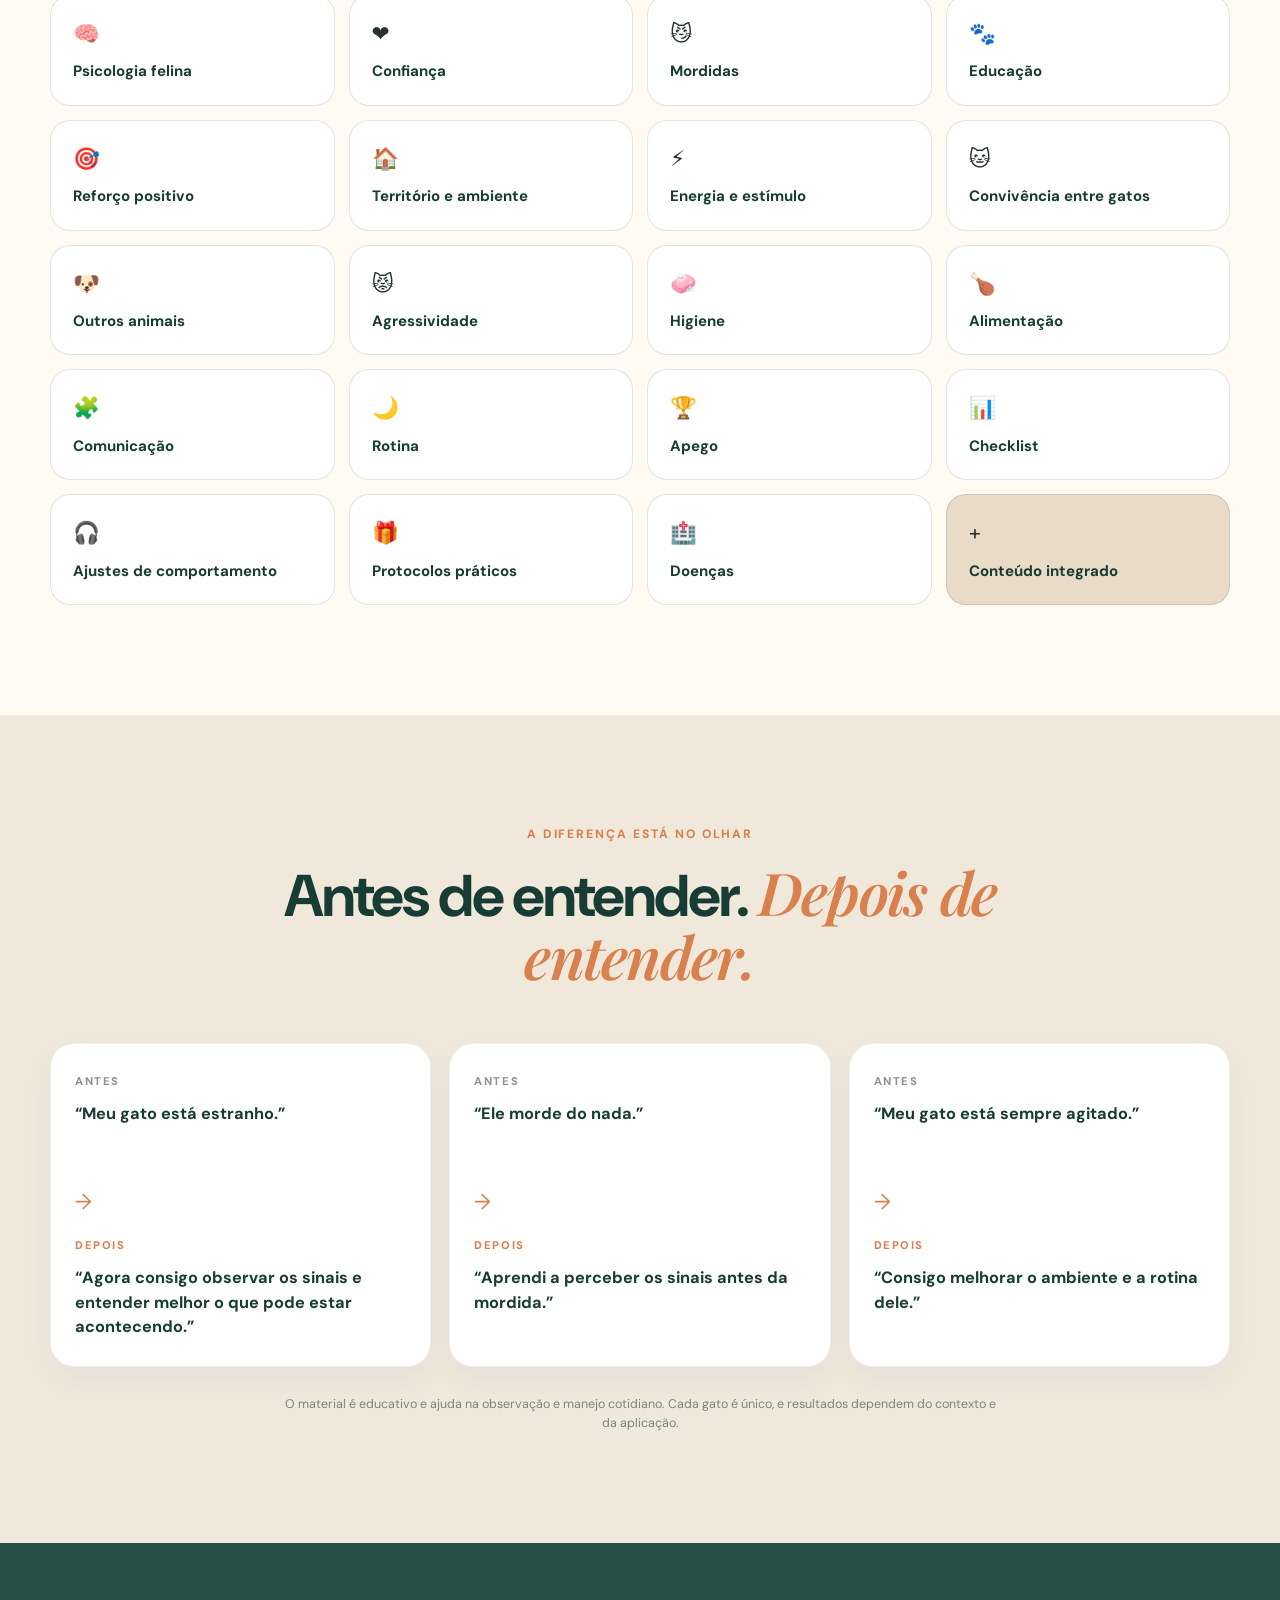
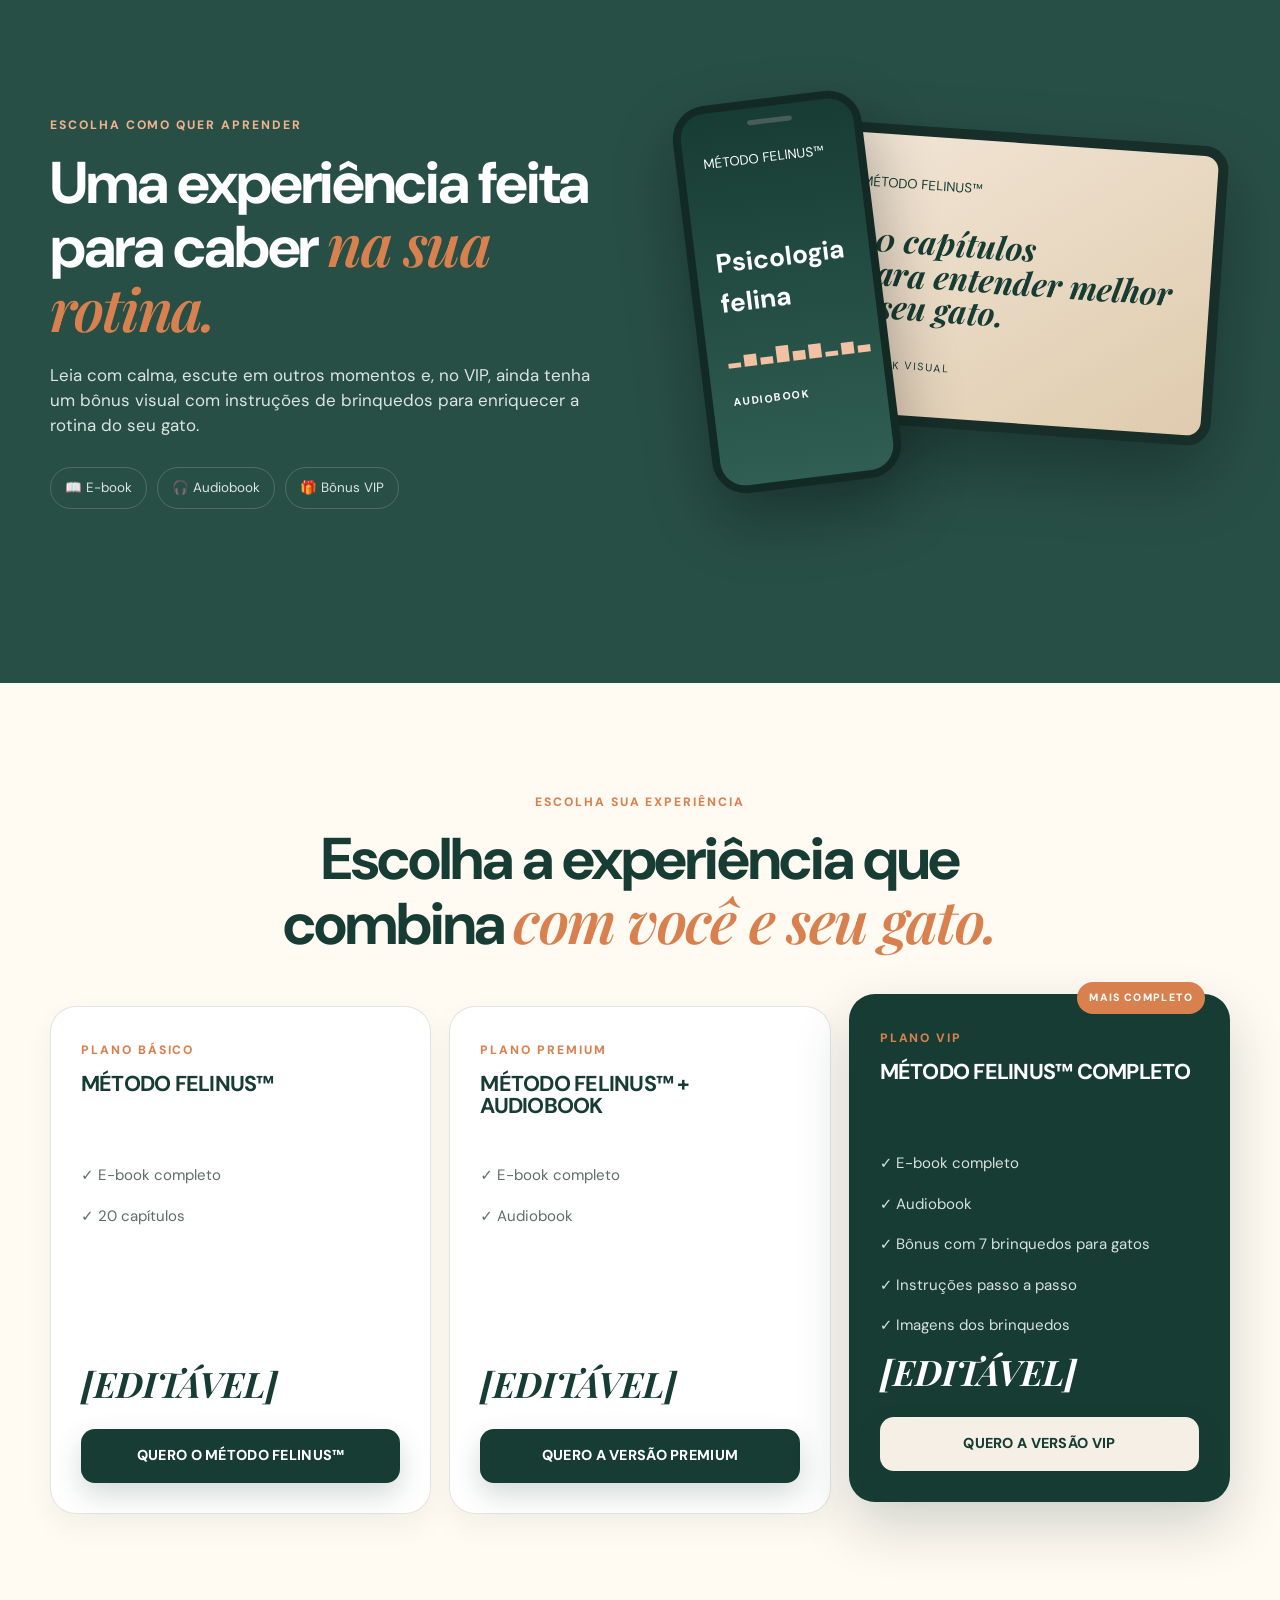
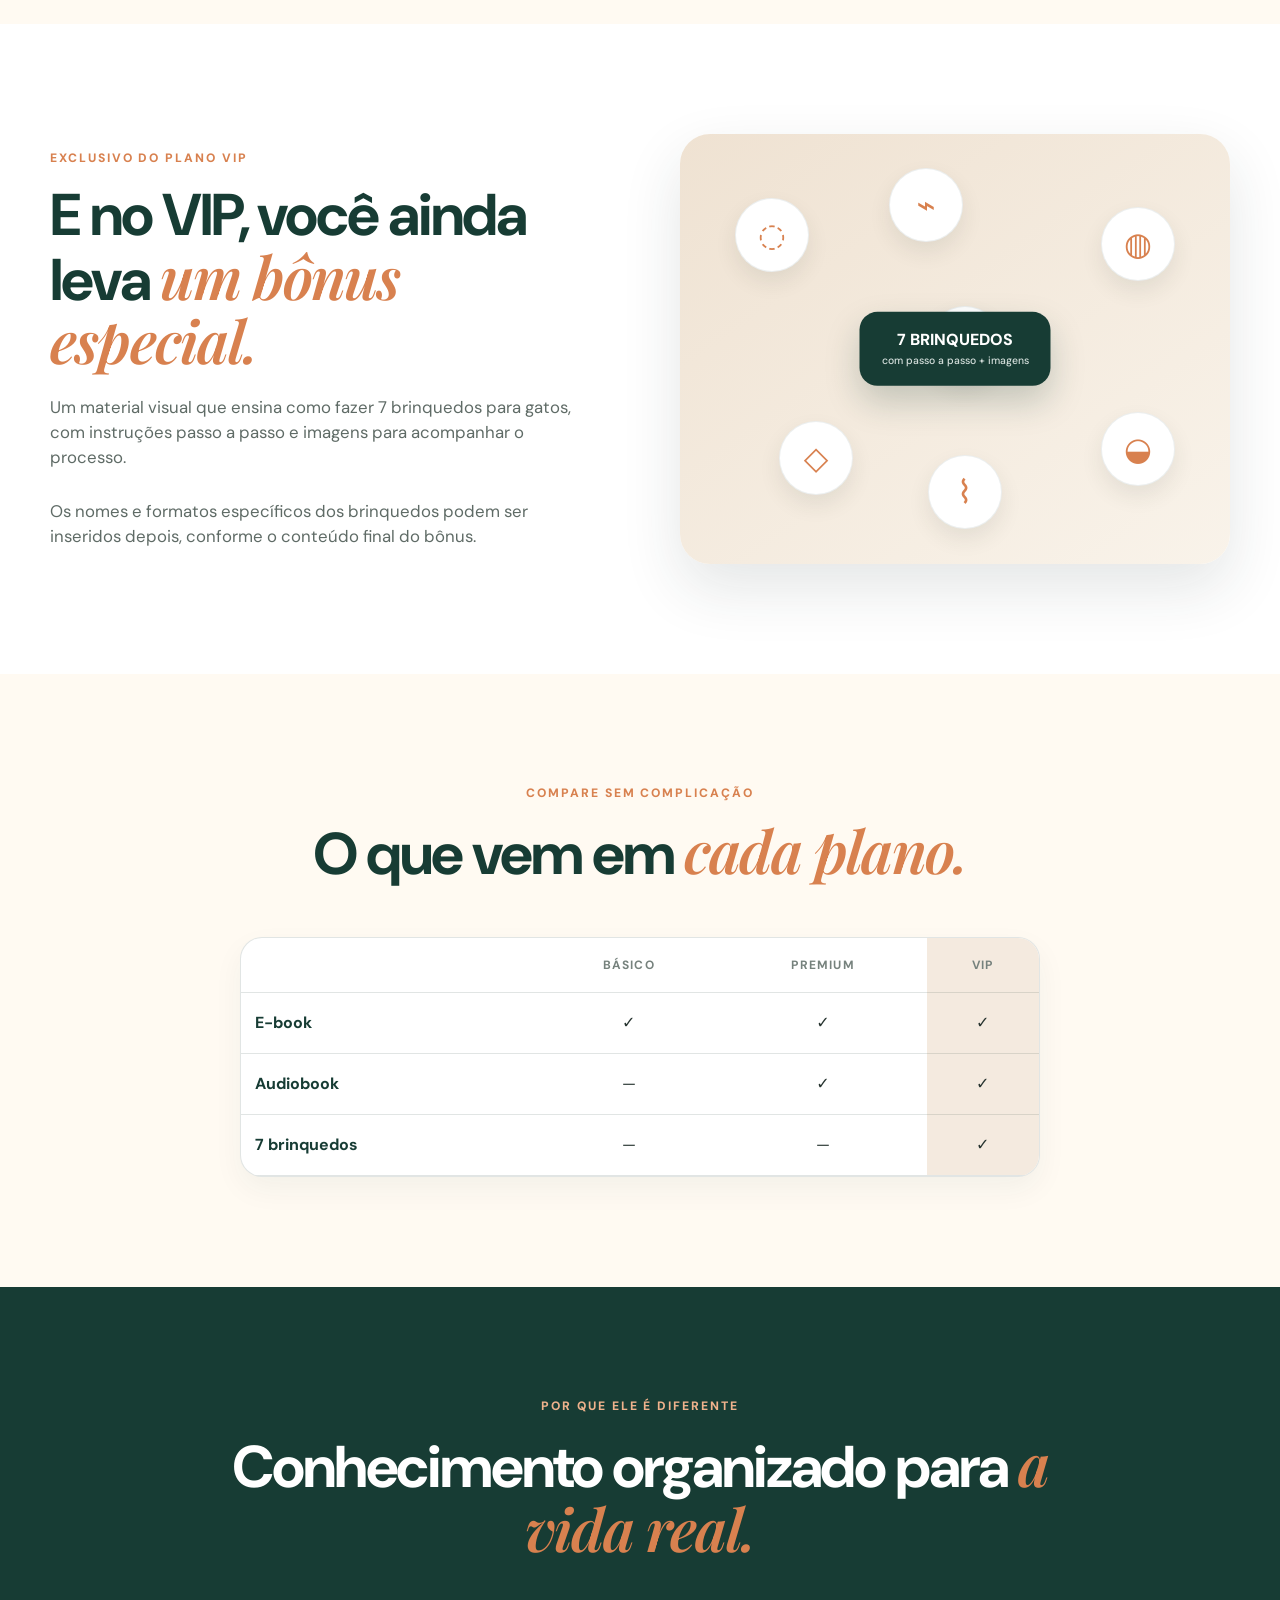
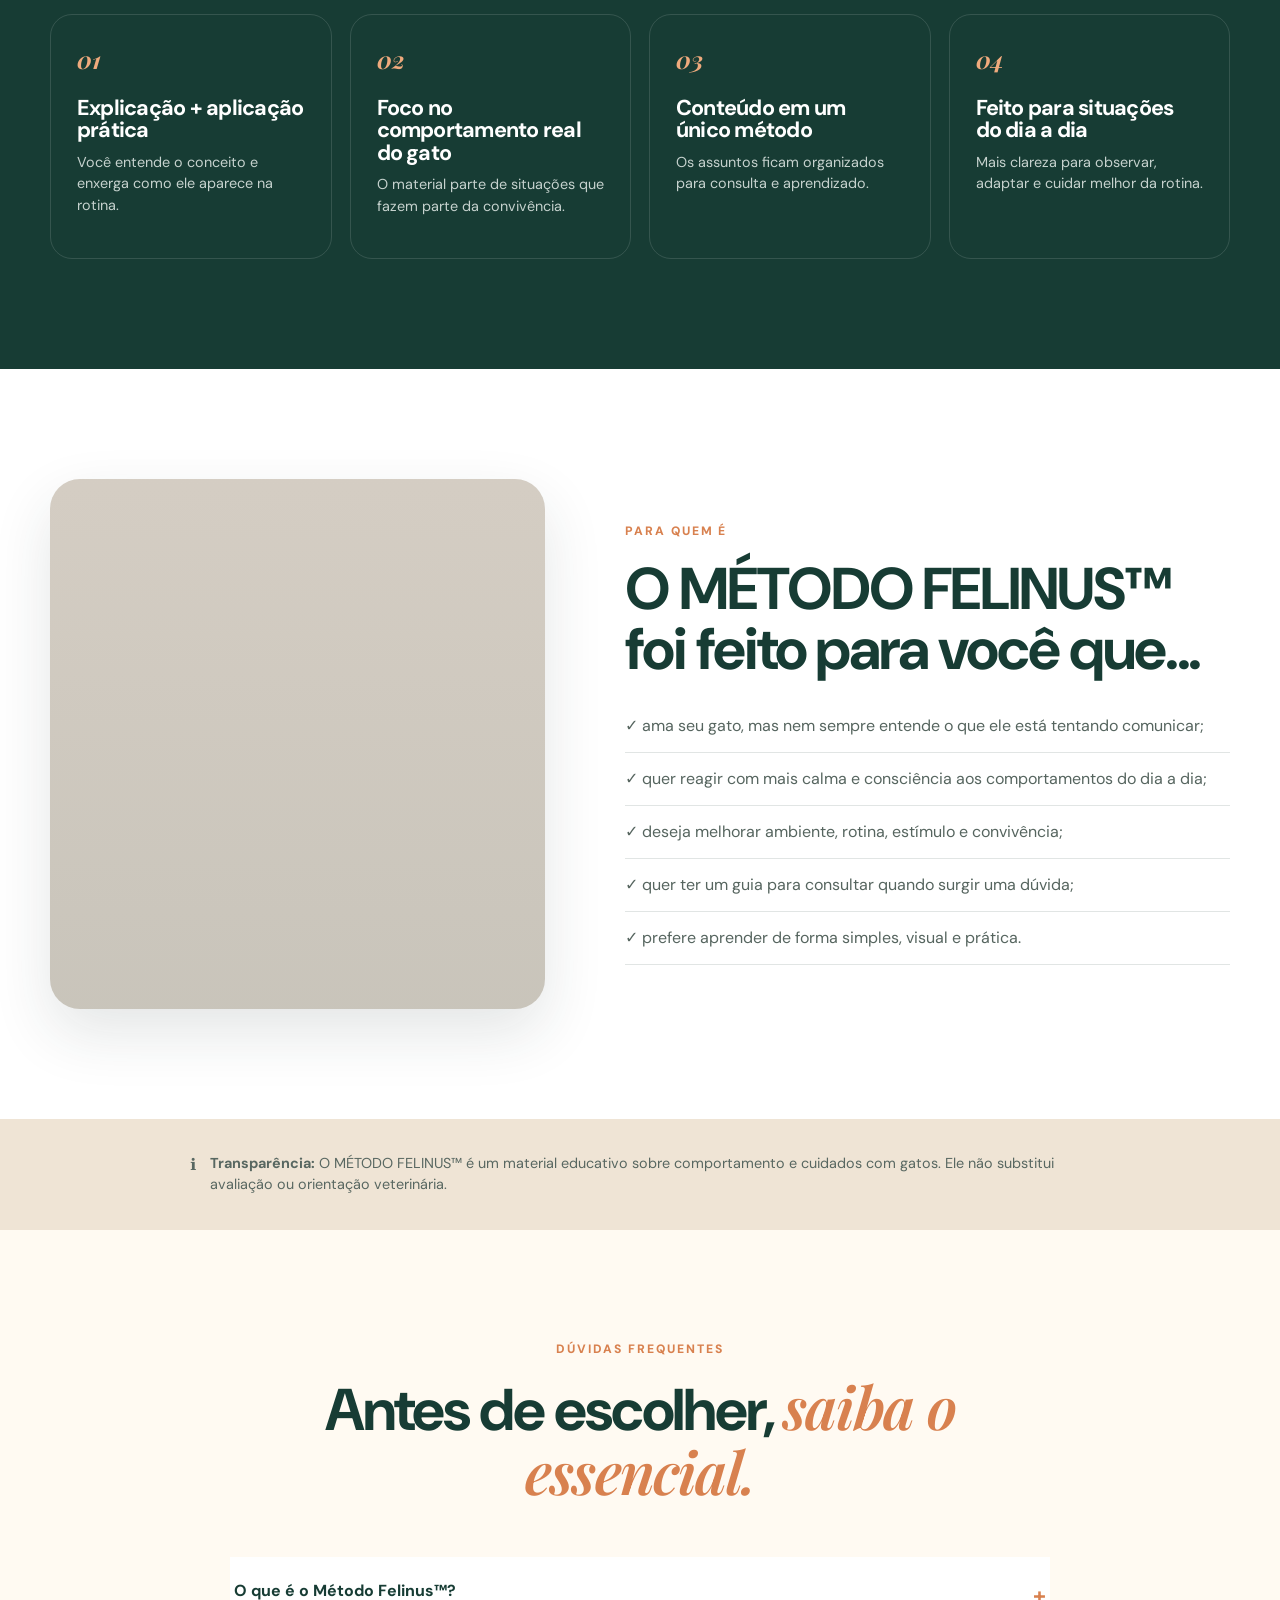
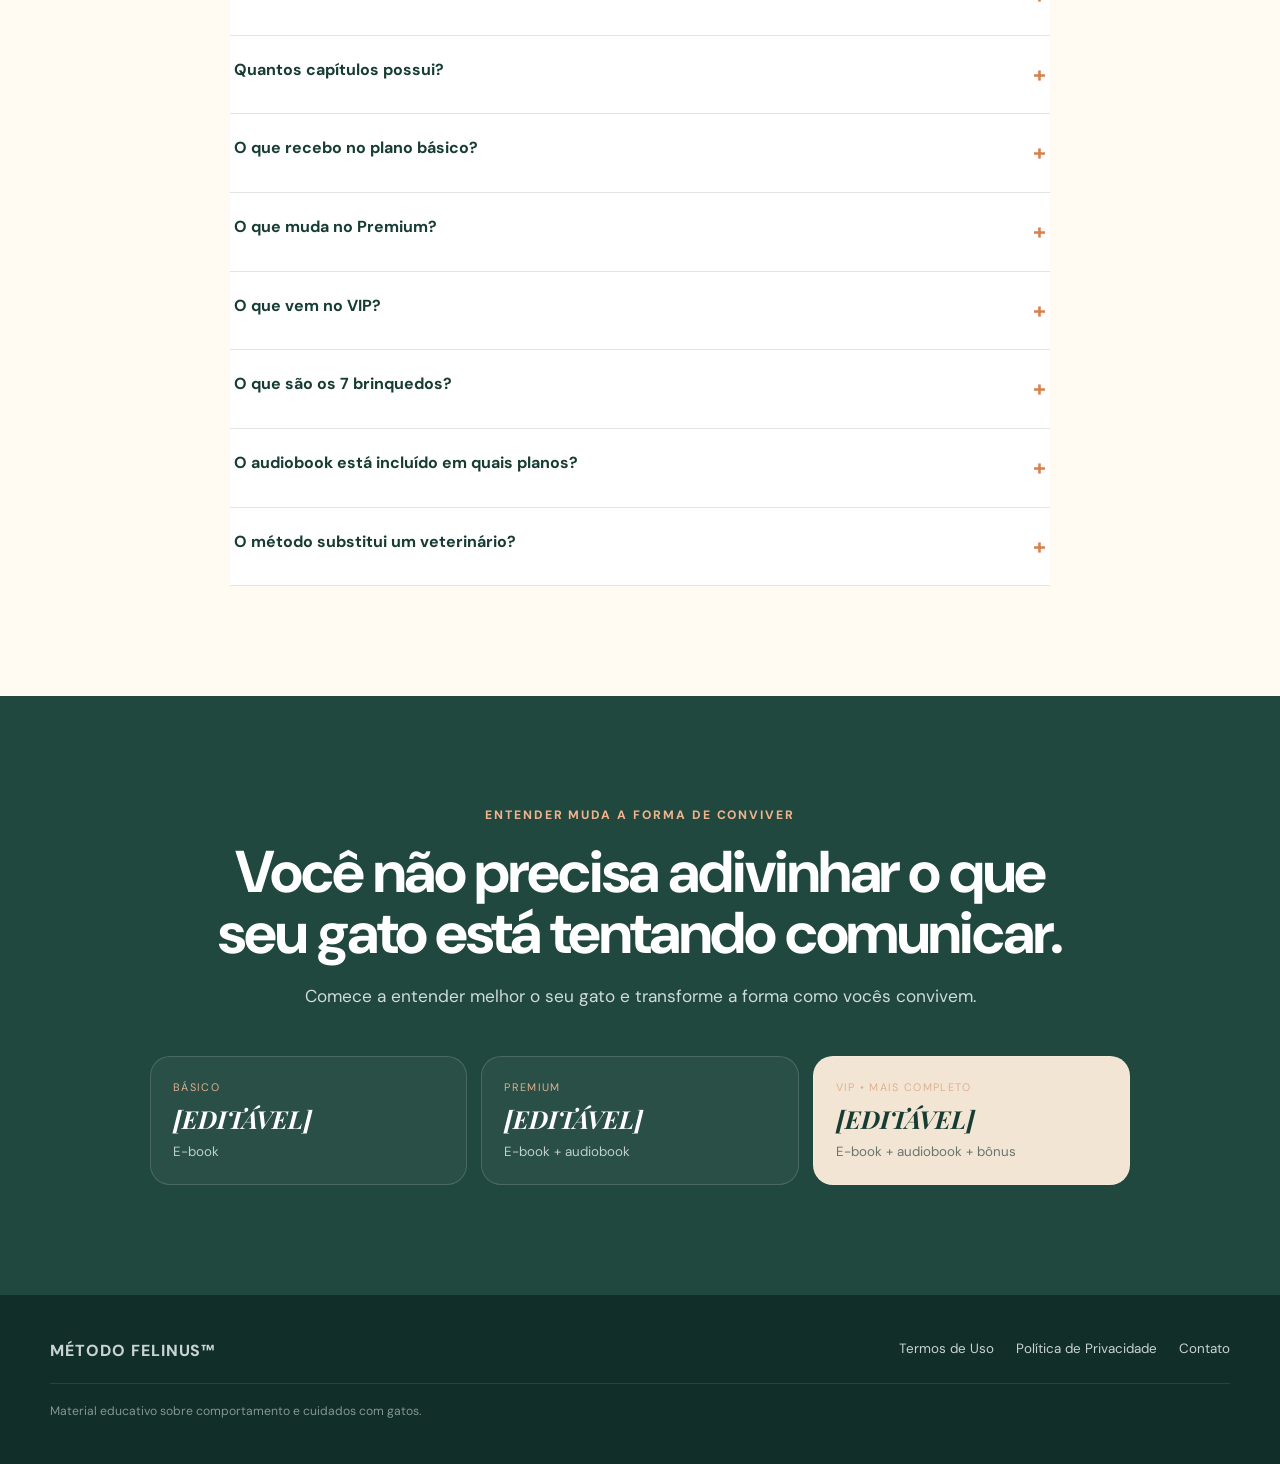
<file: index[1].html>
<!doctype html>
<html lang="pt-BR">
<head>
  <meta charset="utf-8" />
  <meta name="viewport" content="width=device-width, initial-scale=1" />
  <meta name="description" content="Método Felinus™ — um guia visual para entender melhor os sinais, o comportamento e a rotina do seu gato." />
  <meta name="theme-color" content="#173c34" />
  <title>Método Felinus™ — Entenda melhor o seu gato</title>
  <link rel="preconnect" href="https://images.unsplash.com" />
  <link rel="stylesheet" href="styles.css" />
</head>
<body>
  <header class="topbar" id="topo">
    <a class="brand" href="#topo" aria-label="Método Felinus - início">
      <span class="brand-mark" aria-hidden="true">F</span>
      <span>MÉTODO FELINUS™</span>
    </a>
    <nav class="desktop-nav" aria-label="Navegação principal">
      <a href="#metodo">O método</a>
      <a href="#conteudo">Conteúdo</a>
      <a href="#planos">Planos</a>
      <a href="#faq">FAQ</a>
    </nav>
    <a class="btn btn-small" href="#planos">Ver planos</a>
  </header>

  <main>
    <section class="hero section-pad">
      <div class="hero-copy reveal">
        <div class="eyebrow">COMPORTAMENTO FELINO, SEM COMPLICAÇÃO</div>
        <h1>Seu gato fala o tempo todo.<br><em>Você só precisa aprender a observar.</em></h1>
        <p class="lead">Olhar, cauda, orelhas, postura, rotina e pequenas mudanças de comportamento fazem parte da forma como ele se comunica. Quando você entende esses sinais, a convivência deixa de ser adivinhação.</p>
        <div class="hero-actions">
          <a class="btn" href="#planos">QUERO ENTENDER MEU GATO</a>
          <a class="text-link" href="#metodo">Conhecer o método <span>→</span></a>
        </div>
        <div class="micro-proof"><span>20 capítulos</span><span>•</span><span>E-book visual</span><span>•</span><span>Audiobook no Premium e VIP</span></div>
      </div>
      <div class="hero-visual reveal">
        <div class="hero-photo image-card" data-img="hero" role="img" aria-label="Gato em casa com luz natural"></div>
        <div class="floating-note note-one"><strong>ORELHAS</strong><span>atenção, tensão, curiosidade</span></div>
        <div class="floating-note note-two"><strong>CAUDA</strong><span>estado emocional e intenção</span></div>
      </div>
    </section>

    <section class="signal-strip" aria-label="Sinais de comunicação do gato">
      <div>👁️ OLHAR</div><div>👂 ORELHAS</div><div>〰️ CAUDA</div><div>🐾 POSTURA</div><div>⏱️ ROTINA</div>
    </section>

    <section class="section-pad story" id="entendimento">
      <div class="section-kicker">ANTES DE CORRIGIR, ENTENDA</div>
      <div class="story-grid">
        <div class="story-copy reveal">
          <h2>Nem sempre ele está “fazendo birra”.<br>Às vezes, ele está <em>tentando dizer alguma coisa.</em></h2>
          <p>O gato se comunica muito mais pelo corpo e pelos hábitos do que por sons. Uma mordida, um afastamento, uma mudança no uso da caixa, uma agitação fora de hora ou até a maneira de se aproximar podem carregar informação.</p>
          <p>Quando você aprende a interpretar melhor esses sinais, muda a forma de reagir. Em vez de apenas tentar interromper um comportamento, você começa a observar contexto, ambiente, energia, rotina e necessidades.</p>
          <blockquote>Entender melhor o que ele comunica muda a convivência — porque você para de reagir só ao comportamento e começa a enxergar o que existe por trás dele.</blockquote>
        </div>
        <div class="signal-card reveal">
          <div class="signal-photo image-card" data-img="alert" role="img" aria-label="Gato atento observando o ambiente"></div>
          <div class="signal-content">
            <span class="mini-label">UM MESMO GATO. MUITOS SINAIS.</span>
            <div class="signal-row"><span>Olhar</span><b>observação e foco</b></div>
            <div class="signal-row"><span>Orelhas</span><b>atenção e desconforto</b></div>
            <div class="signal-row"><span>Corpo</span><b>relaxamento ou alerta</b></div>
            <div class="signal-row"><span>Rotina</span><b>mudanças que merecem atenção</b></div>
          </div>
        </div>
      </div>
    </section>

    <section class="method section-pad" id="metodo">
      <div class="method-grid">
        <div class="book-stage reveal">
          <div class="book-shadow"></div>
          <div class="book-cover">
            <div class="book-top">GUIA VISUAL DE COMPORTAMENTO FELINO</div>
            <div class="cat-glyph">◖ ᵔᴥᵔ ◗</div>
            <h3>MÉTODO<br>FELINUS<span>™</span></h3>
            <p>Entenda melhor os sinais do seu gato e transforme a convivência.</p>
            <small>20 CAPÍTULOS</small>
          </div>
        </div>
        <div class="method-copy reveal">
          <div class="section-kicker light">UM GUIA PARA O DIA A DIA</div>
          <h2>Foi para isso que criamos o <em>MÉTODO FELINUS™.</em></h2>
          <p>Um material que reúne explicação e aplicação prática em um só lugar para ajudar você a observar melhor o comportamento do seu gato, organizar o que está acontecendo e tomar decisões mais conscientes na rotina.</p>
          <p>Sem promessas mágicas. Sem transformar cada comportamento em problema. O objetivo é dar mais clareza para a convivência.</p>
          <a class="btn btn-cream" href="#conteudo">VER O QUE TEM DENTRO</a>
        </div>
      </div>
    </section>

    <section class="section-pad contents" id="conteudo">
      <div class="center-heading reveal">
        <div class="section-kicker">20 CAPÍTULOS, UM ÚNICO MÉTODO</div>
        <h2>Tudo organizado para você <em>consultar e aplicar.</em></h2>
        <p>Dos sinais mais sutis às situações mais comuns da rotina.</p>
      </div>
      <div class="topic-grid reveal">
        <div class="topic">🧠 <span>Psicologia felina</span></div>
        <div class="topic">❤️ <span>Confiança</span></div>
        <div class="topic">😼 <span>Mordidas</span></div>
        <div class="topic">🐾 <span>Educação</span></div>
        <div class="topic">🎯 <span>Reforço positivo</span></div>
        <div class="topic">🏠 <span>Território e ambiente</span></div>
        <div class="topic">⚡️ <span>Energia e estímulo</span></div>
        <div class="topic">🐱 <span>Convivência entre gatos</span></div>
        <div class="topic">🐶 <span>Outros animais</span></div>
        <div class="topic">😾 <span>Agressividade</span></div>
        <div class="topic">🧼 <span>Higiene</span></div>
        <div class="topic">🍗 <span>Alimentação</span></div>
        <div class="topic">🧩 <span>Comunicação</span></div>
        <div class="topic">🌙 <span>Rotina</span></div>
        <div class="topic">🏆 <span>Apego</span></div>
        <div class="topic">📊 <span>Checklist</span></div>
        <div class="topic">🎧 <span>Ajustes de comportamento</span></div>
        <div class="topic">🎁 <span>Protocolos práticos</span></div>
        <div class="topic">🏥 <span>Doenças</span></div>
        <div class="topic topic-accent">+ <span>Conteúdo integrado</span></div>
      </div>
    </section>

    <section class="section-pad transformation">
      <div class="center-heading reveal">
        <div class="section-kicker">A DIFERENÇA ESTÁ NO OLHAR</div>
        <h2>Antes de entender. <em>Depois de entender.</em></h2>
      </div>
      <div class="before-after-grid reveal">
        <article class="ba-card"><div class="before"><span>ANTES</span><p>“Meu gato está estranho.”</p></div><div class="arrow">→</div><div class="after"><span>DEPOIS</span><p>“Agora consigo observar os sinais e entender melhor o que pode estar acontecendo.”</p></div></article>
        <article class="ba-card"><div class="before"><span>ANTES</span><p>“Ele morde do nada.”</p></div><div class="arrow">→</div><div class="after"><span>DEPOIS</span><p>“Aprendi a perceber os sinais antes da mordida.”</p></div></article>
        <article class="ba-card"><div class="before"><span>ANTES</span><p>“Meu gato está sempre agitado.”</p></div><div class="arrow">→</div><div class="after"><span>DEPOIS</span><p>“Consigo melhorar o ambiente e a rotina dele.”</p></div></article>
      </div>
      <p class="fine-note reveal">O material é educativo e ajuda na observação e manejo cotidiano. Cada gato é único, e resultados dependem do contexto e da aplicação.</p>
    </section>

    <section class="experience section-pad">
      <div class="experience-grid">
        <div class="experience-copy reveal">
          <div class="section-kicker light">ESCOLHA COMO QUER APRENDER</div>
          <h2>Uma experiência feita para caber <em>na sua rotina.</em></h2>
          <p>Leia com calma, escute em outros momentos e, no VIP, ainda tenha um bônus visual com instruções de brinquedos para enriquecer a rotina do seu gato.</p>
          <div class="experience-list"><span>📖 E-book</span><span>🎧 Audiobook</span><span>🎁 Bônus VIP</span></div>
        </div>
        <div class="device-stage reveal">
          <div class="phone-mock"><div class="speaker"></div><div class="phone-screen"><small>MÉTODO FELINUS™</small><h4>Psicologia<br>felina</h4><div class="audio-wave">▂▅▃▇▄▆▂▅▃</div><b>AUDIOBOOK</b></div></div>
          <div class="tablet-mock"><div class="tablet-screen"><small>MÉTODO FELINUS™</small><h4>20 capítulos<br>para entender melhor<br>o seu gato.</h4><span>E-BOOK VISUAL</span></div></div>
        </div>
      </div>
    </section>

    <section class="section-pad pricing" id="planos">
      <div class="center-heading reveal">
        <div class="section-kicker">ESCOLHA SUA EXPERIÊNCIA</div>
        <h2>Escolha a experiência que combina <em>com você e seu gato.</em></h2>
      </div>
      <div class="pricing-grid reveal">
        <article class="price-card">
          <div><span class="plan-label">PLANO BÁSICO</span><h3>MÉTODO FELINUS™</h3><ul><li>✓ E-book completo</li><li>✓ 20 capítulos</li></ul></div>
          <div><div class="price" data-price="basic">[EDITÁVEL]</div><a class="btn full" data-link="basic" href="#">QUERO O MÉTODO FELINUS™</a></div>
        </article>
        <article class="price-card premium">
          <div><span class="plan-label">PLANO PREMIUM</span><h3>MÉTODO FELINUS™ + AUDIOBOOK</h3><ul><li>✓ E-book completo</li><li>✓ Audiobook</li></ul></div>
          <div><div class="price" data-price="premium">[EDITÁVEL]</div><a class="btn full" data-link="premium" href="#">QUERO A VERSÃO PREMIUM</a></div>
        </article>
        <article class="price-card vip">
          <div class="badge">MAIS COMPLETO</div>
          <div><span class="plan-label">PLANO VIP</span><h3>MÉTODO FELINUS™ COMPLETO</h3><ul><li>✓ E-book completo</li><li>✓ Audiobook</li><li>✓ Bônus com 7 brinquedos para gatos</li><li>✓ Instruções passo a passo</li><li>✓ Imagens dos brinquedos</li></ul></div>
          <div><div class="price" data-price="vip">[EDITÁVEL]</div><a class="btn btn-cream full" data-link="vip" href="#">QUERO A VERSÃO VIP</a></div>
        </article>
      </div>
    </section>

    <section class="vip-bonus section-pad">
      <div class="bonus-grid">
        <div class="bonus-copy reveal">
          <div class="section-kicker">EXCLUSIVO DO PLANO VIP</div>
          <h2>E no VIP, você ainda leva <em>um bônus especial.</em></h2>
          <p>Um material visual que ensina como fazer 7 brinquedos para gatos, com instruções passo a passo e imagens para acompanhar o processo.</p>
          <p class="fine-note align-left">Os nomes e formatos específicos dos brinquedos podem ser inseridos depois, conforme o conteúdo final do bônus.</p>
        </div>
        <div class="toy-board reveal" aria-label="Representação visual dos sete brinquedos do bônus">
          <div class="toy toy1">◌</div><div class="toy toy2">⌁</div><div class="toy toy3">◍</div><div class="toy toy4">◇</div><div class="toy toy5">⌇</div><div class="toy toy6">◒</div><div class="toy toy7">✦</div>
          <div class="toy-label">7 BRINQUEDOS<br><span>com passo a passo + imagens</span></div>
        </div>
      </div>
    </section>

    <section class="section-pad compare">
      <div class="center-heading reveal"><div class="section-kicker">COMPARE SEM COMPLICAÇÃO</div><h2>O que vem em <em>cada plano.</em></h2></div>
      <div class="comparison-wrap reveal">
        <table>
          <thead><tr><th></th><th>BÁSICO</th><th>PREMIUM</th><th class="vip-col">VIP</th></tr></thead>
          <tbody><tr><td>E-book</td><td>✓</td><td>✓</td><td class="vip-col">✓</td></tr><tr><td>Audiobook</td><td>—</td><td>✓</td><td class="vip-col">✓</td></tr><tr><td>7 brinquedos</td><td>—</td><td>—</td><td class="vip-col">✓</td></tr></tbody>
        </table>
      </div>
    </section>

    <section class="difference section-pad">
      <div class="center-heading reveal"><div class="section-kicker light">POR QUE ELE É DIFERENTE</div><h2>Conhecimento organizado para <em>a vida real.</em></h2></div>
      <div class="difference-grid reveal"><div><b>01</b><h3>Explicação + aplicação prática</h3><p>Você entende o conceito e enxerga como ele aparece na rotina.</p></div><div><b>02</b><h3>Foco no comportamento real do gato</h3><p>O material parte de situações que fazem parte da convivência.</p></div><div><b>03</b><h3>Conteúdo em um único método</h3><p>Os assuntos ficam organizados para consulta e aprendizado.</p></div><div><b>04</b><h3>Feito para situações do dia a dia</h3><p>Mais clareza para observar, adaptar e cuidar melhor da rotina.</p></div></div>
    </section>

    <section class="section-pad audience">
      <div class="audience-grid">
        <div class="audience-photo image-card reveal" data-img="bond" role="img" aria-label="Pessoa convivendo tranquilamente com gato em casa"></div>
        <div class="audience-copy reveal">
          <div class="section-kicker">PARA QUEM É</div><h2>O MÉTODO FELINUS™ foi feito para você que...</h2>
          <div class="check-list"><p>✓ ama seu gato, mas nem sempre entende o que ele está tentando comunicar;</p><p>✓ quer reagir com mais calma e consciência aos comportamentos do dia a dia;</p><p>✓ deseja melhorar ambiente, rotina, estímulo e convivência;</p><p>✓ quer ter um guia para consultar quando surgir uma dúvida;</p><p>✓ prefere aprender de forma simples, visual e prática.</p></div>
        </div>
      </div>
    </section>

    <section class="transparency"><div class="transparency-inner"><span>ℹ️</span><p><strong>Transparência:</strong> O MÉTODO FELINUS™ é um material educativo sobre comportamento e cuidados com gatos. Ele não substitui avaliação ou orientação veterinária.</p></div></section>

    <section class="section-pad faq" id="faq">
      <div class="center-heading reveal"><div class="section-kicker">DÚVIDAS FREQUENTES</div><h2>Antes de escolher, <em>saiba o essencial.</em></h2></div>
      <div class="faq-list reveal">
        <details><summary>O que é o Método Felinus™?</summary><p>É um material educativo e visual sobre comportamento e cuidados com gatos, criado para organizar conhecimento e aplicação prática em um único guia.</p></details>
        <details><summary>Quantos capítulos possui?</summary><p>O material possui 20 capítulos.</p></details>
        <details><summary>O que recebo no plano básico?</summary><p>O plano Básico inclui o e-book completo com os 20 capítulos.</p></details>
        <details><summary>O que muda no Premium?</summary><p>O Premium inclui o e-book completo e também o audiobook.</p></details>
        <details><summary>O que vem no VIP?</summary><p>O VIP inclui o e-book, o audiobook e o bônus com 7 brinquedos para gatos, com instruções passo a passo e imagens.</p></details>
        <details><summary>O que são os 7 brinquedos?</summary><p>São um bônus do plano VIP com instruções visuais para produzir sete brinquedos. Os detalhes específicos podem ser apresentados conforme o conteúdo final do bônus.</p></details>
        <details><summary>O audiobook está incluído em quais planos?</summary><p>No Premium e no VIP.</p></details>
        <details><summary>O método substitui um veterinário?</summary><p>Não. O Método Felinus™ é educativo e não substitui avaliação, diagnóstico ou orientação veterinária.</p></details>
      </div>
    </section>

    <section class="final-cta section-pad">
      <div class="final-copy reveal"><div class="section-kicker light">ENTENDER MUDA A FORMA DE CONVIVER</div><h2>Você não precisa adivinhar o que seu gato está tentando comunicar.</h2><p>Comece a entender melhor o seu gato e transforme a forma como vocês convivem.</p></div>
      <div class="final-plans reveal">
        <a class="final-plan" data-link="basic" href="#"><span>BÁSICO</span><b data-price="basic">[EDITÁVEL]</b><small>E-book</small></a>
        <a class="final-plan" data-link="premium" href="#"><span>PREMIUM</span><b data-price="premium">[EDITÁVEL]</b><small>E-book + audiobook</small></a>
        <a class="final-plan vip-final" data-link="vip" href="#"><span>VIP • MAIS COMPLETO</span><b data-price="vip">[EDITÁVEL]</b><small>E-book + audiobook + bônus</small></a>
      </div>
    </section>
  </main>

  <footer>
    <div class="footer-brand">MÉTODO FELINUS™</div>
    <div class="footer-links"><a data-footer="terms" href="#">Termos de Uso</a><a data-footer="privacy" href="#">Política de Privacidade</a><a data-footer="contact" href="#">Contato</a></div>
    <div class="footer-note">Material educativo sobre comportamento e cuidados com gatos.</div>
  </footer>

  <script src="app.js"></script>
</body>
</html>
</file>
<file: styles.css>
@import url('https://fonts.googleapis.com/css2?family=DM+Sans:wght@400;500;600;700&family=Playfair+Display:ital,wght@1,600;1,700&display=swap');
:root{--ink:#173c34;--ink-2:#234f45;--cream:#f5efe5;--cream-2:#fffaf2;--sand:#e9dbc7;--orange:#d8814f;--orange-2:#f0a56f;--text:#26332f;--muted:#6b7772;--line:rgba(23,60,52,.13);--white:#fff;--shadow:0 24px 60px rgba(29,52,46,.12);--radius:26px;--max:1180px}
*{box-sizing:border-box}html{scroll-behavior:smooth}body{margin:0;font-family:'DM Sans',system-ui,sans-serif;color:var(--text);background:var(--cream-2);line-height:1.5}a{color:inherit;text-decoration:none}em{font-family:'Playfair Display',serif;font-weight:600;color:var(--orange);letter-spacing:-.03em}h1,h2,h3,p{margin-top:0}h1,h2,h3{color:var(--ink);letter-spacing:-.035em;line-height:1.03}h1{font-size:clamp(3rem,6vw,5.9rem);margin-bottom:28px}h2{font-size:clamp(2.35rem,4.6vw,4.6rem);margin-bottom:20px}h3{font-size:1.35rem}.section-pad{padding:110px max(24px,calc((100vw - var(--max))/2))}.section-kicker,.eyebrow,.mini-label,.plan-label{font-size:.76rem;letter-spacing:.16em;font-weight:800;color:var(--orange);text-transform:uppercase}.section-kicker{margin-bottom:18px}.section-kicker.light{color:#efb28c}.lead{font-size:1.18rem;max-width:680px;color:#586660}.btn{display:inline-flex;align-items:center;justify-content:center;min-height:54px;padding:0 24px;border-radius:14px;background:var(--ink);color:white;font-weight:800;font-size:.9rem;letter-spacing:.02em;transition:.2s ease;box-shadow:0 12px 28px rgba(23,60,52,.18)}.btn:hover{transform:translateY(-2px);background:#0e2d27;box-shadow:0 16px 34px rgba(23,60,52,.22)}.btn:focus-visible,a:focus-visible,summary:focus-visible{outline:3px solid #efae82;outline-offset:3px}.btn-small{min-height:42px;padding:0 18px;font-size:.82rem}.btn-cream{background:var(--cream);color:var(--ink)}.btn-cream:hover{background:#fff}.full{width:100%}.topbar{height:76px;display:flex;align-items:center;gap:28px;padding:0 max(24px,calc((100vw - var(--max))/2));position:sticky;top:0;z-index:50;background:rgba(255,250,242,.9);backdrop-filter:blur(16px);border-bottom:1px solid var(--line)}.brand{display:flex;align-items:center;gap:10px;font-weight:800;font-size:.86rem;letter-spacing:.06em;color:var(--ink);margin-right:auto}.brand-mark{width:34px;height:34px;display:grid;place-items:center;border-radius:50% 50% 45% 45%;background:var(--ink);color:var(--cream);font-family:'Playfair Display',serif;font-style:italic;font-size:1.15rem}.desktop-nav{display:flex;gap:26px;font-size:.88rem;font-weight:600;color:#52615c}.desktop-nav a:hover{color:var(--orange)}
.hero{min-height:calc(100svh - 76px);display:grid;grid-template-columns:1.05fr .95fr;align-items:center;gap:64px;overflow:hidden}.hero-copy{padding:28px 0}.hero-actions{display:flex;align-items:center;gap:28px;margin:34px 0 24px}.text-link{font-weight:700;color:var(--ink)}.text-link span{display:inline-block;margin-left:6px;transition:.2s}.text-link:hover span{transform:translateX(5px)}.micro-proof{display:flex;gap:10px;flex-wrap:wrap;font-size:.82rem;color:#74807c}.hero-visual{position:relative}.hero-photo{height:640px;border-radius:190px 190px 28px 28px;background-position:center;background-size:cover;box-shadow:var(--shadow)}.image-card{background-color:#d8d0c6}.floating-note{position:absolute;background:rgba(255,250,242,.94);backdrop-filter:blur(8px);border:1px solid rgba(255,255,255,.65);border-radius:18px;padding:14px 18px;box-shadow:0 16px 36px rgba(28,48,42,.14);display:flex;flex-direction:column;font-size:.72rem;color:#69756f}.floating-note strong{color:var(--ink);font-size:.75rem;letter-spacing:.08em}.note-one{left:-36px;top:27%}.note-two{right:-22px;bottom:18%}.signal-strip{display:grid;grid-template-columns:repeat(5,1fr);padding:20px max(24px,calc((100vw - var(--max))/2));background:var(--ink);color:#f6efe5;font-size:.78rem;letter-spacing:.12em;font-weight:700;text-align:center}.story{background:white}.story-grid{display:grid;grid-template-columns:1.05fr .95fr;gap:82px;align-items:center}.story-copy p{font-size:1.05rem;color:#5d6964;max-width:670px}.story-copy blockquote{margin:30px 0 0;padding:22px 24px;border-left:4px solid var(--orange);background:var(--cream-2);font-family:'Playfair Display',serif;font-style:italic;font-size:1.35rem;color:var(--ink)}.signal-card{border:1px solid var(--line);border-radius:var(--radius);overflow:hidden;background:var(--cream-2);box-shadow:var(--shadow)}.signal-photo{height:330px;background-size:cover;background-position:center}.signal-content{padding:24px}.signal-row{display:flex;justify-content:space-between;gap:24px;padding:14px 0;border-top:1px solid var(--line);font-size:.92rem}.signal-row span{color:#6b7772}.signal-row b{color:var(--ink);text-align:right}.method{background:var(--ink);color:#dbe2df}.method-grid{display:grid;grid-template-columns:.85fr 1.15fr;align-items:center;gap:90px}.method h2{color:#fff}.method-copy p{font-size:1.08rem;max-width:620px;color:#cfdbd7}.book-stage{height:540px;position:relative;display:grid;place-items:center}.book-cover{position:relative;width:310px;height:440px;border-radius:8px 18px 18px 8px;background:linear-gradient(150deg,#f5eadb,#e9d7c0);box-shadow:-22px 28px 50px rgba(0,0,0,.28),inset -10px 0 20px rgba(84,58,37,.08);padding:34px;color:var(--ink);transform:rotate(-5deg);z-index:2}.book-cover:before{content:"";position:absolute;left:0;top:0;bottom:0;width:12px;background:rgba(23,60,52,.13);border-radius:8px 0 0 8px}.book-top{font-size:.62rem;letter-spacing:.14em;font-weight:800}.cat-glyph{font-size:2rem;margin-top:70px;color:var(--orange)}.book-cover h3{font-size:2.6rem;line-height:.9;margin:18px 0}.book-cover h3 span{font-size:.8rem;vertical-align:top}.book-cover p{font-size:.88rem;color:#4e5e58}.book-cover small{position:absolute;bottom:30px;font-size:.7rem;font-weight:800;letter-spacing:.12em}.book-shadow{position:absolute;width:360px;height:60px;border-radius:50%;background:rgba(0,0,0,.2);filter:blur(18px);bottom:32px}.center-heading{text-align:center;max-width:850px;margin:0 auto 52px}.center-heading p{color:var(--muted)}.topic-grid{display:grid;grid-template-columns:repeat(4,1fr);gap:14px}.topic{min-height:96px;background:white;border:1px solid var(--line);border-radius:20px;padding:22px;display:flex;flex-direction:column;gap:10px;justify-content:center;font-size:1.35rem;transition:.2s}.topic span{font-size:.94rem;font-weight:700;color:var(--ink)}.topic:hover{transform:translateY(-3px);box-shadow:0 14px 34px rgba(23,60,52,.08)}.topic-accent{background:var(--sand)}.transformation{background:#f1e8dc}.before-after-grid{display:grid;grid-template-columns:repeat(3,1fr);gap:18px}.ba-card{background:white;border-radius:24px;padding:24px;border:1px solid rgba(23,60,52,.08);box-shadow:0 12px 30px rgba(23,60,52,.05)}.ba-card .before,.ba-card .after{min-height:110px}.ba-card span{font-size:.7rem;letter-spacing:.14em;font-weight:800;color:#8a958f}.ba-card .after span{color:var(--orange)}.ba-card p{font-size:1.02rem;font-weight:700;color:var(--ink);margin-top:10px}.arrow{font-size:1.35rem;color:var(--orange);margin:8px 0 14px}.fine-note{text-align:center;font-size:.78rem;color:#7a857f;max-width:720px;margin:28px auto 0}.align-left{text-align:left;margin-left:0}.experience{background:#284f46;color:#dce5e1;overflow:hidden}.experience-grid{display:grid;grid-template-columns:1fr 1fr;align-items:center;gap:72px}.experience h2{color:#fff}.experience-copy p{font-size:1.06rem;max-width:600px}.experience-list{display:flex;gap:10px;flex-wrap:wrap;margin-top:28px}.experience-list span{padding:10px 14px;border:1px solid rgba(255,255,255,.17);border-radius:999px;font-size:.84rem}.device-stage{height:520px;position:relative}.tablet-mock{position:absolute;width:410px;height:300px;right:10px;top:80px;border:10px solid #172e29;border-radius:24px;background:#172e29;transform:rotate(4deg);box-shadow:0 30px 70px rgba(0,0,0,.3)}.tablet-screen{height:100%;border-radius:14px;background:linear-gradient(145deg,#f2e6d6,#dfcbae);padding:36px;color:var(--ink)}.tablet-screen h4{font-family:'Playfair Display',serif;font-style:italic;font-size:2rem;line-height:1.05;margin:28px 0}.tablet-screen span,.phone-screen b{font-size:.67rem;letter-spacing:.15em}.phone-mock{position:absolute;width:190px;height:390px;left:16px;top:44px;border:8px solid #132a24;border-radius:34px;background:#132a24;z-index:3;box-shadow:0 28px 65px rgba(0,0,0,.32);transform:rotate(-7deg)}.phone-screen{height:100%;border-radius:25px;background:linear-gradient(180deg,#173c34,#305e52);padding:38px 20px;color:white}.phone-screen h4{font-size:1.65rem;color:white;margin:70px 0 24px}.audio-wave{letter-spacing:4px;color:#f2c1a3;margin-bottom:18px}.speaker{position:absolute;top:12px;left:68px;width:45px;height:5px;border-radius:10px;background:#4a5c57;z-index:2}.pricing-grid{display:grid;grid-template-columns:repeat(3,1fr);gap:18px;align-items:stretch}.price-card{background:#fff;border:1px solid var(--line);border-radius:26px;padding:30px;display:flex;flex-direction:column;justify-content:space-between;min-height:470px;position:relative;box-shadow:0 12px 30px rgba(23,60,52,.05)}.price-card h3{margin:12px 0 24px;min-height:58px}.price-card ul{list-style:none;padding:0;margin:0}.price-card li{padding:9px 0;color:#5e6d67;font-size:.94rem}.price{font-family:'Playfair Display',serif;font-style:italic;font-weight:700;font-size:2.2rem;color:var(--ink);margin-bottom:18px}.price-card.vip{background:var(--ink);transform:translateY(-12px);box-shadow:0 24px 56px rgba(23,60,52,.2)}.price-card.vip h3,.price-card.vip .price{color:white}.price-card.vip li{color:#d9e1de}.badge{position:absolute;top:-13px;right:24px;background:var(--orange);color:white;font-size:.66rem;letter-spacing:.13em;font-weight:800;padding:8px 12px;border-radius:999px}.vip-bonus{background:white}.bonus-grid{display:grid;grid-template-columns:1fr 1fr;gap:80px;align-items:center}.bonus-copy p{font-size:1.05rem;color:#5f6b66}.toy-board{min-height:430px;border-radius:30px;background:linear-gradient(145deg,#efe2d2,#f9f3ea);position:relative;overflow:hidden;box-shadow:var(--shadow)}.toy{position:absolute;width:74px;height:74px;border-radius:50%;display:grid;place-items:center;background:white;color:var(--orange);font-size:2rem;box-shadow:0 10px 22px rgba(44,50,45,.09);border:1px solid rgba(23,60,52,.08)}.toy1{left:10%;top:15%}.toy2{left:38%;top:8%}.toy3{right:10%;top:17%}.toy4{left:18%;bottom:16%}.toy5{left:45%;bottom:8%}.toy6{right:10%;bottom:18%}.toy7{left:45%;top:40%}.toy-label{position:absolute;left:50%;top:50%;transform:translate(-50%,-50%);background:var(--ink);color:white;border-radius:18px;padding:18px 22px;text-align:center;font-weight:800;line-height:1.2;box-shadow:0 16px 34px rgba(23,60,52,.22)}.toy-label span{font-size:.65rem;font-weight:500;color:#d5dfdc}.comparison-wrap{max-width:800px;margin:0 auto;background:#fff;border:1px solid var(--line);border-radius:22px;overflow:hidden;box-shadow:0 12px 30px rgba(23,60,52,.05)}table{border-collapse:collapse;width:100%;text-align:center}th,td{padding:18px 14px;border-bottom:1px solid var(--line)}th:first-child,td:first-child{text-align:left;font-weight:700;color:var(--ink)}th{font-size:.75rem;letter-spacing:.1em;color:#76827d}.vip-col{background:#f4eadf}.difference{background:var(--ink)}.difference h2{color:white}.difference-grid{display:grid;grid-template-columns:repeat(4,1fr);gap:18px}.difference-grid>div{padding:26px;border:1px solid rgba(255,255,255,.13);border-radius:22px}.difference-grid b{color:#efaa7d;font-family:'Playfair Display',serif;font-style:italic;font-size:1.5rem}.difference-grid h3{color:white;margin:20px 0 10px}.difference-grid p{color:#c6d2ce;font-size:.9rem}.audience{background:white}.audience-grid{display:grid;grid-template-columns:.9fr 1.1fr;gap:80px;align-items:center}.audience-photo{height:530px;border-radius:30px;background-size:cover;background-position:center;box-shadow:var(--shadow)}.check-list p{padding:14px 0;border-bottom:1px solid var(--line);margin:0;color:#56655f}.transparency{padding:34px 24px;background:#efe4d5}.transparency-inner{max-width:900px;margin:0 auto;display:flex;gap:14px;align-items:flex-start;color:#586761}.transparency-inner p{margin:0;font-size:.9rem}.faq-list{max-width:820px;margin:0 auto}.faq details{border-bottom:1px solid var(--line);background:white}.faq summary{cursor:pointer;list-style:none;padding:22px 4px;font-weight:700;color:var(--ink);display:flex;justify-content:space-between}.faq summary:after{content:'+';font-size:1.4rem;color:var(--orange)}.faq details[open] summary:after{content:'–'}.faq details p{padding:0 4px 22px;color:#64716c;margin:0}.final-cta{background:#21483f;color:white}.final-copy{max-width:850px;margin:0 auto 46px;text-align:center}.final-copy h2{color:white}.final-copy p{color:#cfdbd7;font-size:1.08rem}.final-plans{display:grid;grid-template-columns:repeat(3,1fr);gap:14px;max-width:980px;margin:0 auto}.final-plan{display:flex;flex-direction:column;gap:5px;padding:22px;border:1px solid rgba(255,255,255,.15);border-radius:20px;background:rgba(255,255,255,.04);transition:.2s}.final-plan:hover{transform:translateY(-3px);background:rgba(255,255,255,.08)}.final-plan span{font-size:.68rem;letter-spacing:.12em;color:#dfb090}.final-plan b{font-family:'Playfair Display',serif;font-style:italic;font-size:1.55rem}.final-plan small{color:#bfcfca}.vip-final{background:#f2e5d3;color:var(--ink)}.vip-final small{color:#687570}footer{padding:44px max(24px,calc((100vw - var(--max))/2));display:grid;grid-template-columns:1fr auto;gap:20px;background:#122e28;color:#c8d4d0}.footer-brand{font-weight:800;letter-spacing:.06em}.footer-links{display:flex;gap:22px;font-size:.84rem}.footer-note{grid-column:1/-1;color:#839690;font-size:.76rem;border-top:1px solid rgba(255,255,255,.1);padding-top:18px}.reveal{opacity:0;transform:translateY(18px);transition:opacity .7s ease,transform .7s ease}.reveal.is-visible{opacity:1;transform:none}
@media (max-width:900px){.desktop-nav{display:none}.hero,.story-grid,.method-grid,.experience-grid,.bonus-grid,.audience-grid{grid-template-columns:1fr;gap:48px}.hero{padding-top:70px}.hero-copy{order:1}.hero-visual{order:2}.hero-photo{height:520px;border-radius:130px 130px 24px 24px}.note-one{left:8px}.note-two{right:8px}.signal-strip{grid-template-columns:repeat(5,max-content);overflow:auto;justify-content:start;gap:32px}.topic-grid{grid-template-columns:repeat(3,1fr)}.before-after-grid,.pricing-grid,.difference-grid,.final-plans{grid-template-columns:1fr 1fr}.price-card.vip{transform:none}.device-stage{max-width:620px;width:100%;margin:0 auto}.audience-photo{height:450px}.section-pad{padding-top:82px;padding-bottom:82px}}
@media (max-width:640px){h1{font-size:clamp(2.65rem,14vw,4rem)}h2{font-size:clamp(2.15rem,11vw,3.25rem)}.topbar{height:68px;padding-left:18px;padding-right:18px}.topbar .btn-small{display:none}.brand{font-size:.77rem}.section-pad{padding:72px 20px}.hero{min-height:auto;padding-top:54px;gap:34px}.hero-actions{align-items:stretch;flex-direction:column;gap:14px}.hero-actions .btn{width:100%}.text-link{text-align:center}.hero-photo{height:430px}.floating-note{max-width:160px}.signal-strip{padding-left:20px;padding-right:20px}.story-grid,.method-grid,.experience-grid,.bonus-grid,.audience-grid{gap:36px}.story-copy blockquote{font-size:1.18rem}.signal-photo{height:270px}.method{overflow:hidden}.book-stage{height:460px}.book-cover{width:270px;height:390px;padding:30px}.book-cover h3{font-size:2.25rem}.topic-grid{grid-template-columns:1fr 1fr;gap:10px}.topic{min-height:88px;padding:17px}.topic span{font-size:.86rem}.before-after-grid,.pricing-grid,.difference-grid,.final-plans{grid-template-columns:1fr}.ba-card{display:grid;grid-template-columns:1fr auto 1fr;gap:12px;align-items:center}.ba-card .before,.ba-card .after{min-height:auto}.arrow{margin:0}.device-stage{height:430px}.tablet-mock{width:300px;height:240px;right:-40px;top:100px}.tablet-screen{padding:28px 22px}.tablet-screen h4{font-size:1.55rem}.phone-mock{left:0;top:38px}.price-card{min-height:auto;gap:36px}.price-card h3{min-height:auto}.comparison-wrap{overflow-x:auto}table{min-width:460px}.difference-grid>div{padding:22px}.audience-photo{height:380px}.final-copy{text-align:left}.footer-links{flex-direction:column;gap:10px}footer{grid-template-columns:1fr}.footer-note{grid-column:1}.signal-row{font-size:.86rem}.toy-board{min-height:360px}.toy{width:58px;height:58px;font-size:1.5rem}.toy-label{padding:14px 16px;font-size:.78rem}.micro-proof{font-size:.73rem}.center-heading{text-align:left;margin-bottom:34px}}
@media (prefers-reduced-motion:reduce){html{scroll-behavior:auto}.reveal{opacity:1;transform:none;transition:none}.btn,.topic,.final-plan{transition:none}}
</file>
